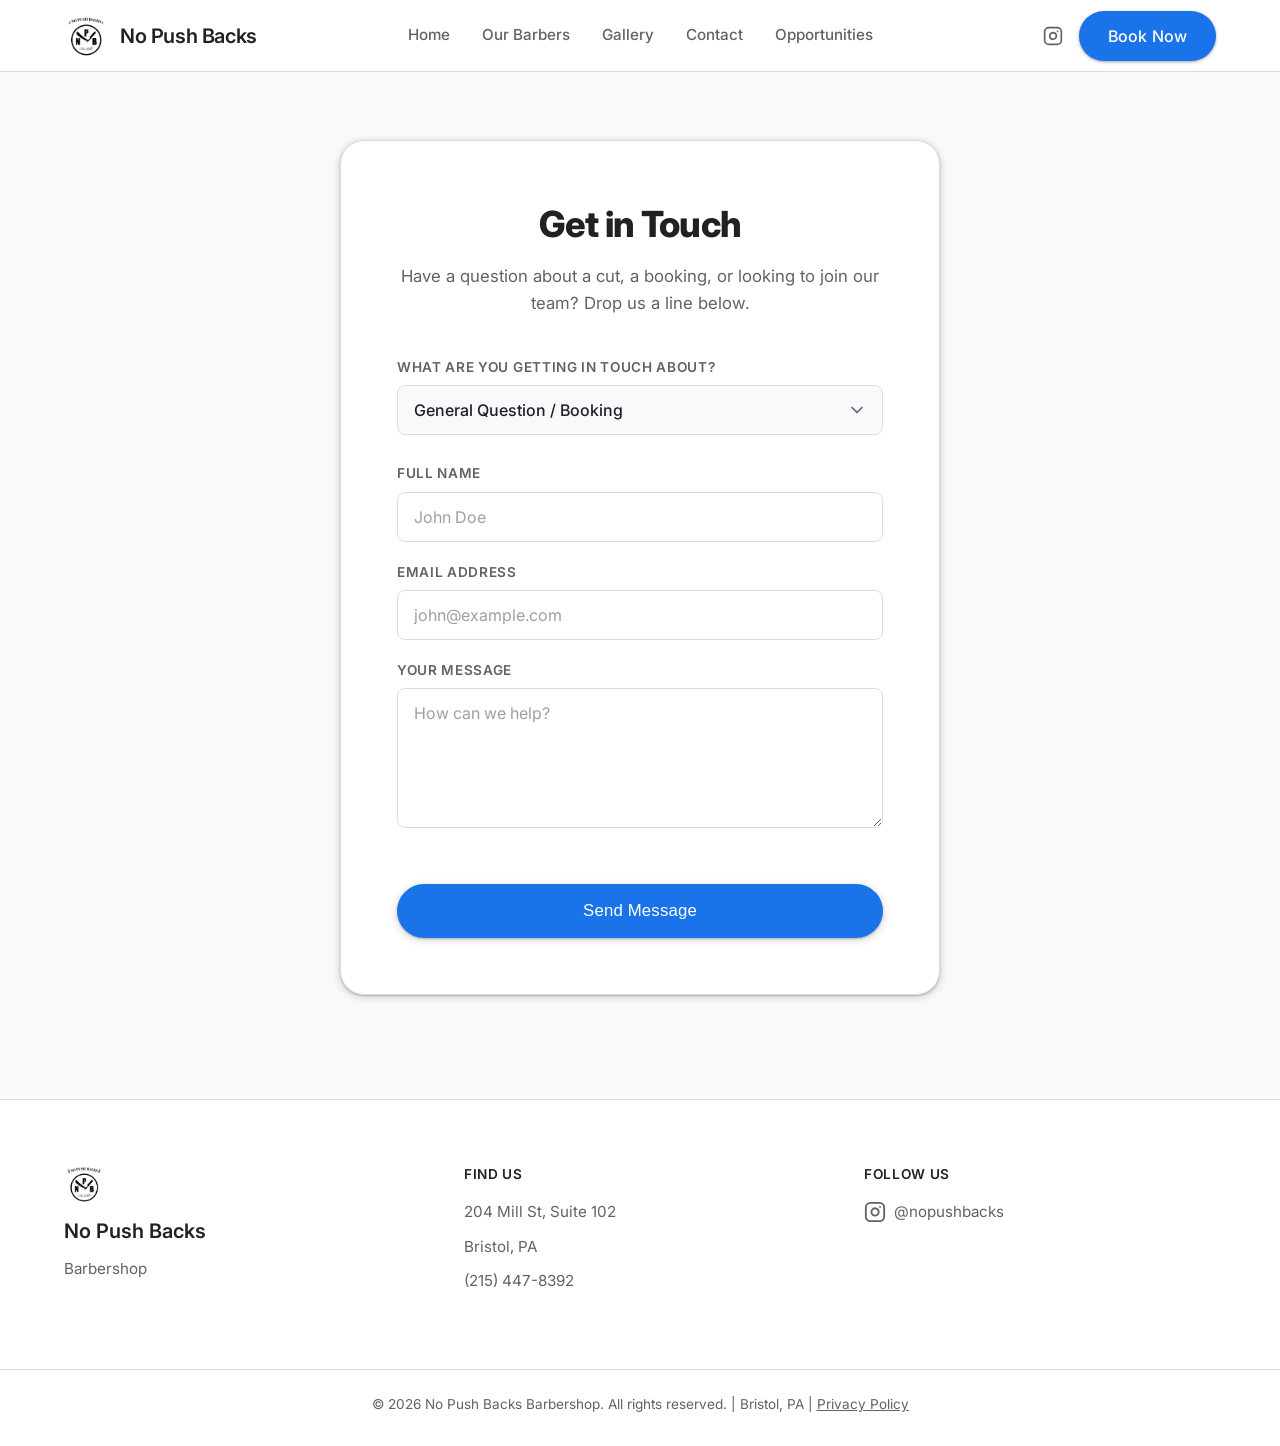
<file: contact.html>
﻿<!DOCTYPE html>
<html lang="en">
<head>
    <meta charset="UTF-8">
    <meta name="viewport" content="width=device-width, initial-scale=1.0">
    <title>Contact | No Push Backs Barbershop - Best Barber Bristol PA</title>
    <meta name="description" content="Contact the best barbershop near you. No Push Backs Barbershop in Bristol, PA (near Philly) is taking appointments. Reach out to join the team or book a cut.">
    <link rel="icon" type="image/png" href="favicon.png">
    <link rel="preconnect" href="https://fonts.googleapis.com">
    <link rel="preconnect" href="https://fonts.gstatic.com" crossorigin>
    <link href="https://fonts.googleapis.com/css2?family=Inter:wght@300;400;500;600;700;800&display=swap" rel="stylesheet">
    <link rel="stylesheet" href="css/style.css">
    <link rel="stylesheet" href="css/contact.css">

    <!-- Local Business SEO Schema Markup -->
    <script type="application/ld+json">
    {
      "@context": "https://schema.org",
      "@type": "Barbershop",
      "name": "No Push Backs Barbershop",
      "image": "https://raw.githubusercontent.com/jawnman/NPB/main/npb.jpg",
      "url": "https://no-push-backs.vercel.app/",
      "telephone": "+12154478392",
      "address": {
        "@type": "PostalAddress",
        "streetAddress": "204 Mill St, Suite 102",
        "addressLocality": "Bristol",
        "addressRegion": "PA",
        "postalCode": "19007",
        "addressCountry": "US"
    },
      "geo": {
        "@type": "GeoCoordinates",
        "latitude": "40.0984",
        "longitude": "-74.8516"
      },
      "openingHoursSpecification": [
        {
          "@type": "OpeningHoursSpecification",
          "dayOfWeek": ["Monday", "Tuesday", "Wednesday", "Thursday", "Friday", "Saturday"],
          "opens": "09:00",
          "closes": "20:00"
        }
      ],
      "areaServed": ["Bristol, PA", "Philadelphia, PA", "Bucks County, PA"],
      "priceRange": "$$",
      "sameAs": [
        "https://www.instagram.com/nopushbacks/"
      ]
    }
    </script>
</head>
<body>
    <header class="main-header">
        <div class="container header-content">
            <a href="index.html" class="logo" style="text-decoration: none; color: inherit; user-select: none; -webkit-user-select: none; outline: none; -webkit-tap-highlight-color: transparent; cursor: pointer;">
                <img src="npb.jpg" alt="No Push Backs Logo" class="logo-img">
                <div class="logo-text">
                    <h1 style="margin: 0;">No Push Backs</h1>
                </div>
            </a>
            <nav class="main-nav">
                <a href="index.html">Home</a>
                <a href="index.html#barbers">Our Barbers</a>
                <a href="gallery.html">Gallery</a>
                <a href="contact.html" class="nav-active">Contact</a>
                            <a href="opportunities.html">Opportunities</a>
            </nav>
            <div class="header-cta">
                <a href="https://www.instagram.com/nopushbacks/?hl=en" target="_blank" class="ig-btn" aria-label="Instagram">
                    <svg xmlns="http://www.w3.org/2000/svg" width="20" height="20" viewBox="0 0 24 24" fill="none" stroke="currentColor" stroke-width="2" stroke-linecap="round" stroke-linejoin="round"><rect x="2" y="2" width="20" height="20" rx="5" ry="5"></rect><path d="M16 11.37A4 4 0 1 1 12.63 8 4 4 0 0 1 16 11.37z"></path><line x1="17.5" y1="6.5" x2="17.51" y2="6.5"></line></svg>
                </a>
                <a href="index.html#barbers" class="btn btn-primary header-book-btn">Book Now</a>
            </div>
        </div>
    </header>

    <main class="contact-main">
        <div class="contact-container fade-in-section">
            <div class="contact-header">
                <h1>Get in Touch</h1>
                <p>Have a question about a cut, a booking, or looking to join our team? Drop us a line below.</p>
            </div>
            
            <!-- We use Web3Forms for absolutely free, secure static-site forms without backends. -->
            <form action="https://api.web3forms.com/submit" method="POST" class="contact-form">
                
                <!-- Replace this access key with yours from web3forms.com -->
                <input type="hidden" name="access_key" value="4d45abcb-7265-4682-b474-7f4f15f897a1">
                <div class="form-group" style="margin-bottom: 8px;">
                    <label for="subject">What are you getting in touch about?</label>
                    <div class="select-wrapper">
                        <select id="subject" name="subject" class="form-control custom-select" required>
                            <option value="General Inquiry / Booking">General Question / Booking</option>
                            <option value="Employment: Want to work with us?">Looking to join the team (Employment)</option>
                            <option value="Other Inquiry">Other</option>
                        </select>
                        <div class="select-icon">
                            <svg xmlns="http://www.w3.org/2000/svg" width="20" height="20" viewBox="0 0 24 24" fill="none" stroke="currentColor" stroke-width="2" stroke-linecap="round" stroke-linejoin="round"><polyline points="6 9 12 15 18 9"></polyline></svg>
                        </div>
                    </div>
                </div>
                
                <div class="form-group">
                    <label for="name">Full Name</label>
                    <input type="text" id="name" name="name" class="form-control" placeholder="John Doe" required>
                </div>
                
                <div class="form-group">
                    <label for="email">Email Address</label>
                    <input type="email" id="email" name="email" class="form-control" placeholder="john@example.com" required>
                </div>
                
                <div class="form-group">
                    <label for="message">Your Message</label>
                    <textarea id="message" name="message" class="form-control" placeholder="How can we help?" required></textarea>
                </div>
                
                <!-- Optional: Web3Forms redirects to a success page natively, or you can add a redirect token here -->
                <div class="h-captcha" data-captcha="true"></div>
                <button type="submit" class="btn btn-primary submit-btn">Send Message</button>
            </form>
        </div>
    </main>

    <footer>
        <div class="container footer-content">
            <div class="footer-brand"><img src="npb.jpg" alt="No Push Backs Logo" class="footer-logo"><h3>No Push Backs</h3><p>Barbershop</p></div>
            <div class="footer-contact"><h4>Find Us</h4><p>204 Mill St, Suite 102</p><p>Bristol, PA</p><a href="tel:2154478392">(215) 447-8392</a></div>
            <div class="footer-social"><h4>Follow Us</h4><a href="https://www.instagram.com/nopushbacks/?hl=en" target="_blank" class="footer-ig"><svg xmlns="http://www.w3.org/2000/svg" width="22" height="22" viewBox="0 0 24 24" fill="none" stroke="currentColor" stroke-width="2" stroke-linecap="round" stroke-linejoin="round"><rect x="2" y="2" width="20" height="20" rx="5" ry="5"></rect><path d="M16 11.37A4 4 0 1 1 12.63 8 4 4 0 0 1 16 11.37z"></path><line x1="17.5" y1="6.5" x2="17.51" y2="6.5"></line></svg> @nopushbacks</a></div>
        </div>
        <div class="footer-bottom"><p>&copy; 2026 No Push Backs Barbershop. All rights reserved. | Bristol, PA | <a href="privacy.html" style="color: var(--text-secondary); text-decoration: underline;">Privacy Policy</a></p></div>
    </footer>
    <script src="https://web3forms.com/client/script.js" async defer></script>
    <script src="js/script.js"></script>
</body>
</html>
</file>
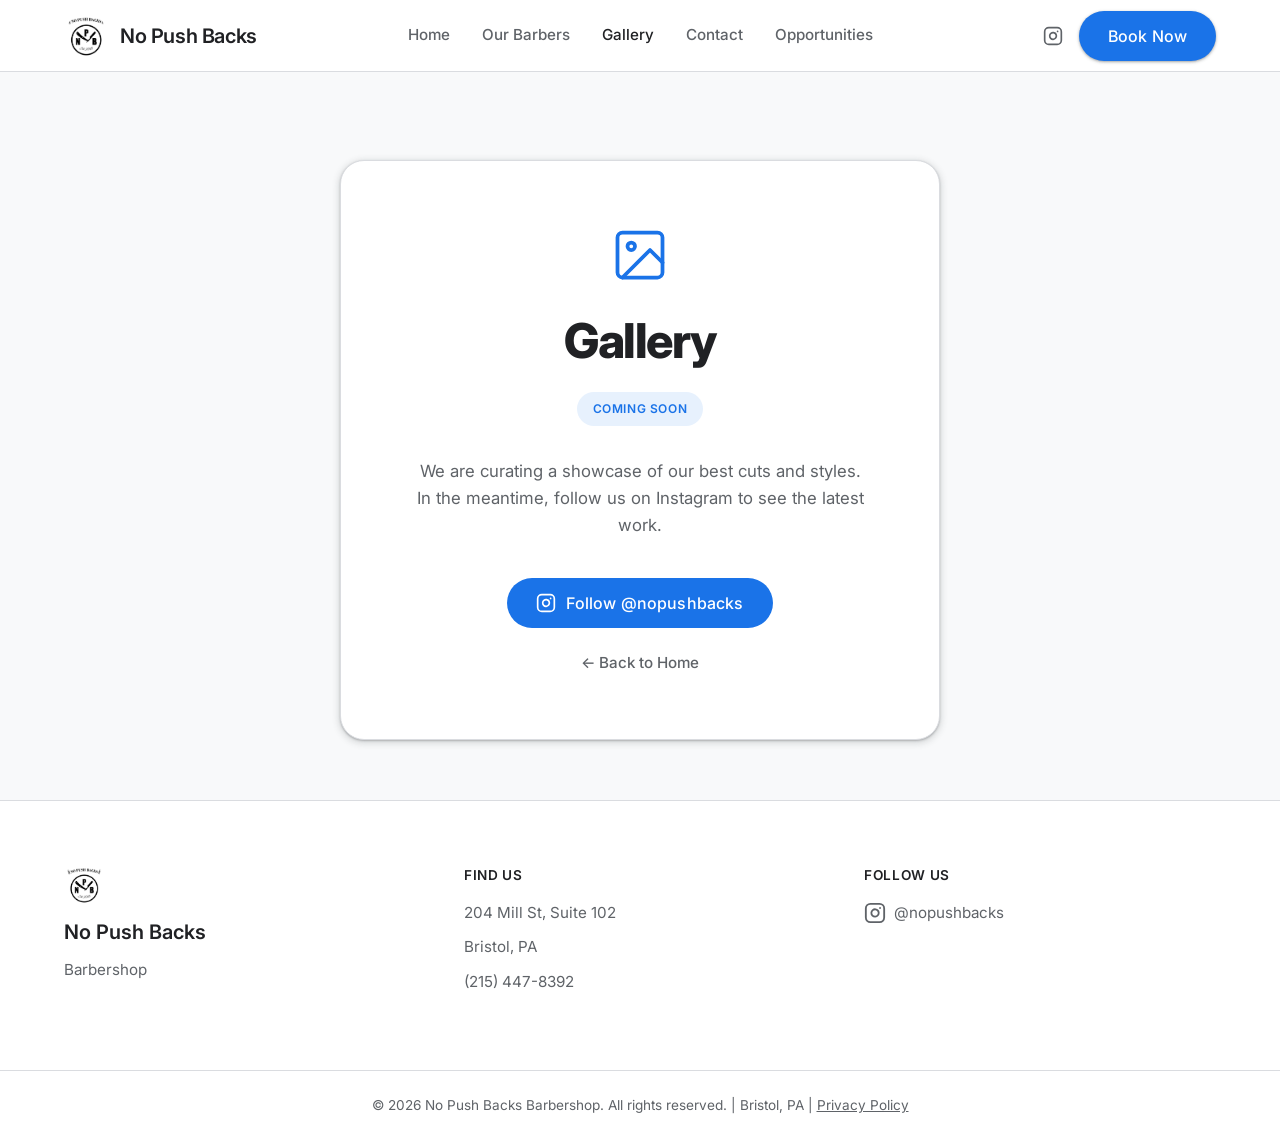
<file: gallery.html>
﻿<!DOCTYPE html>
<html lang="en">
<head>
    <meta charset="UTF-8">
    <meta name="viewport" content="width=device-width, initial-scale=1.0">
    <title>Gallery | Precision Haircuts - No Push Backs Barbershop Philly</title>
    <link rel="icon" type="image/png" href="favicon.png">
    <meta name="description" content="View the portfolio and gallery of the best haircuts and fades by No Push Backs Barbershop in Bristol, PA. Top choice for a barber near you.">
    <link rel="preconnect" href="https://fonts.googleapis.com">
    <link rel="preconnect" href="https://fonts.gstatic.com" crossorigin>
    <link href="https://fonts.googleapis.com/css2?family=Inter:wght@300;400;500;600;700;800&display=swap" rel="stylesheet">
    <link rel="stylesheet" href="css/style.css">
    <link rel="stylesheet" href="css/gallery.css">

    <!-- Local Business SEO Schema Markup -->
    <script type="application/ld+json">
    {
      "@context": "https://schema.org",
      "@type": "Barbershop",
      "name": "No Push Backs Barbershop",
      "image": "https://raw.githubusercontent.com/jawnman/NPB/main/npb.jpg",
      "url": "https://no-push-backs.vercel.app/",
      "telephone": "+12154478392",
      "address": {
        "@type": "PostalAddress",
        "streetAddress": "204 Mill St, Suite 102",
        "addressLocality": "Bristol",
        "addressRegion": "PA",
        "postalCode": "19007",
        "addressCountry": "US"
    },
      "geo": {
        "@type": "GeoCoordinates",
        "latitude": "40.0984",
        "longitude": "-74.8516"
      },
      "openingHoursSpecification": [
        {
          "@type": "OpeningHoursSpecification",
          "dayOfWeek": ["Monday", "Tuesday", "Wednesday", "Thursday", "Friday", "Saturday"],
          "opens": "09:00",
          "closes": "20:00"
        }
      ],
      "areaServed": ["Bristol, PA", "Philadelphia, PA", "Bucks County, PA"],
      "priceRange": "$$",
      "sameAs": [
        "https://www.instagram.com/nopushbacks/"
      ]
    }
    </script>
</head>
<body>
    <header class="main-header">
        <div class="container header-content">
            <a href="index.html" class="logo" style="text-decoration: none; color: inherit; user-select: none; -webkit-user-select: none; outline: none; -webkit-tap-highlight-color: transparent; cursor: pointer;">
                <img src="npb.jpg" alt="No Push Backs Logo" class="logo-img">
                <div class="logo-text">
                    <h1 style="margin: 0;">No Push Backs</h1>
                </div>
            </a>
            <nav class="main-nav">
                <a href="index.html">Home</a>
                <a href="index.html#barbers">Our Barbers</a>
                <a href="gallery.html" class="nav-active">Gallery</a>
                <a href="contact.html">Contact</a>
                            <a href="opportunities.html">Opportunities</a>
            </nav>
            <div class="header-cta">
                <a href="https://www.instagram.com/nopushbacks/?hl=en" target="_blank" class="ig-btn" aria-label="Instagram">
                    <svg xmlns="http://www.w3.org/2000/svg" width="20" height="20" viewBox="0 0 24 24" fill="none" stroke="currentColor" stroke-width="2" stroke-linecap="round" stroke-linejoin="round"><rect x="2" y="2" width="20" height="20" rx="5" ry="5"></rect><path d="M16 11.37A4 4 0 1 1 12.63 8 4 4 0 0 1 16 11.37z"></path><line x1="17.5" y1="6.5" x2="17.51" y2="6.5"></line></svg>
                </a>
                <a href="index.html#barbers" class="btn btn-primary header-book-btn">Book Now</a>
            </div>
        </div>
    </header>
    <main class="gallery-main">
        <div class="coming-soon-wrapper">
            <div class="coming-soon-box">
                <div class="cs-icon"><svg xmlns="http://www.w3.org/2000/svg" width="60" height="60" viewBox="0 0 24 24" fill="none" stroke="currentColor" stroke-width="1.5" stroke-linecap="round" stroke-linejoin="round"><rect x="3" y="3" width="18" height="18" rx="2" ry="2"></rect><circle cx="8.5" cy="8.5" r="1.5"></circle><polyline points="21 15 16 10 5 21"></polyline></svg></div>
                <h1 class="cs-title">Gallery</h1>
                <div class="cs-badge">Coming Soon</div>
                <p class="cs-desc">We are curating a showcase of our best cuts and styles.<br>In the meantime, follow us on Instagram to see the latest work.</p>
                <a href="https://www.instagram.com/nopushbacks/?hl=en" target="_blank" class="btn btn-primary cs-btn"><svg xmlns="http://www.w3.org/2000/svg" width="20" height="20" viewBox="0 0 24 24" fill="none" stroke="currentColor" stroke-width="2" stroke-linecap="round" stroke-linejoin="round"><rect x="2" y="2" width="20" height="20" rx="5" ry="5"></rect><path d="M16 11.37A4 4 0 1 1 12.63 8 4 4 0 0 1 16 11.37z"></path><line x1="17.5" y1="6.5" x2="17.51" y2="6.5"></line></svg> Follow @nopushbacks</a>
                <a href="index.html" class="cs-back-link">&larr; Back to Home</a>
            </div>
        </div>
    </main>
    <footer>
        <div class="container footer-content">
            <div class="footer-brand"><img src="npb.jpg" alt="No Push Backs Logo" class="footer-logo"><h3>No Push Backs</h3><p>Barbershop</p></div>
            <div class="footer-contact"><h4>Find Us</h4><p>204 Mill St, Suite 102</p><p>Bristol, PA</p><a href="tel:2154478392">(215) 447-8392</a></div>
            <div class="footer-social"><h4>Follow Us</h4><a href="https://www.instagram.com/nopushbacks/?hl=en" target="_blank" class="footer-ig"><svg xmlns="http://www.w3.org/2000/svg" width="22" height="22" viewBox="0 0 24 24" fill="none" stroke="currentColor" stroke-width="2" stroke-linecap="round" stroke-linejoin="round"><rect x="2" y="2" width="20" height="20" rx="5" ry="5"></rect><path d="M16 11.37A4 4 0 1 1 12.63 8 4 4 0 0 1 16 11.37z"></path><line x1="17.5" y1="6.5" x2="17.51" y2="6.5"></line></svg> @nopushbacks</a></div>
        </div>
        <div class="footer-bottom"><p>&copy; 2026 No Push Backs Barbershop. All rights reserved. | Bristol, PA | <a href="privacy.html" style="color: var(--text-secondary); text-decoration: underline;">Privacy Policy</a></p></div>
    </footer>
    <script src="js/script.js"></script>
</body>
</html>
</file>
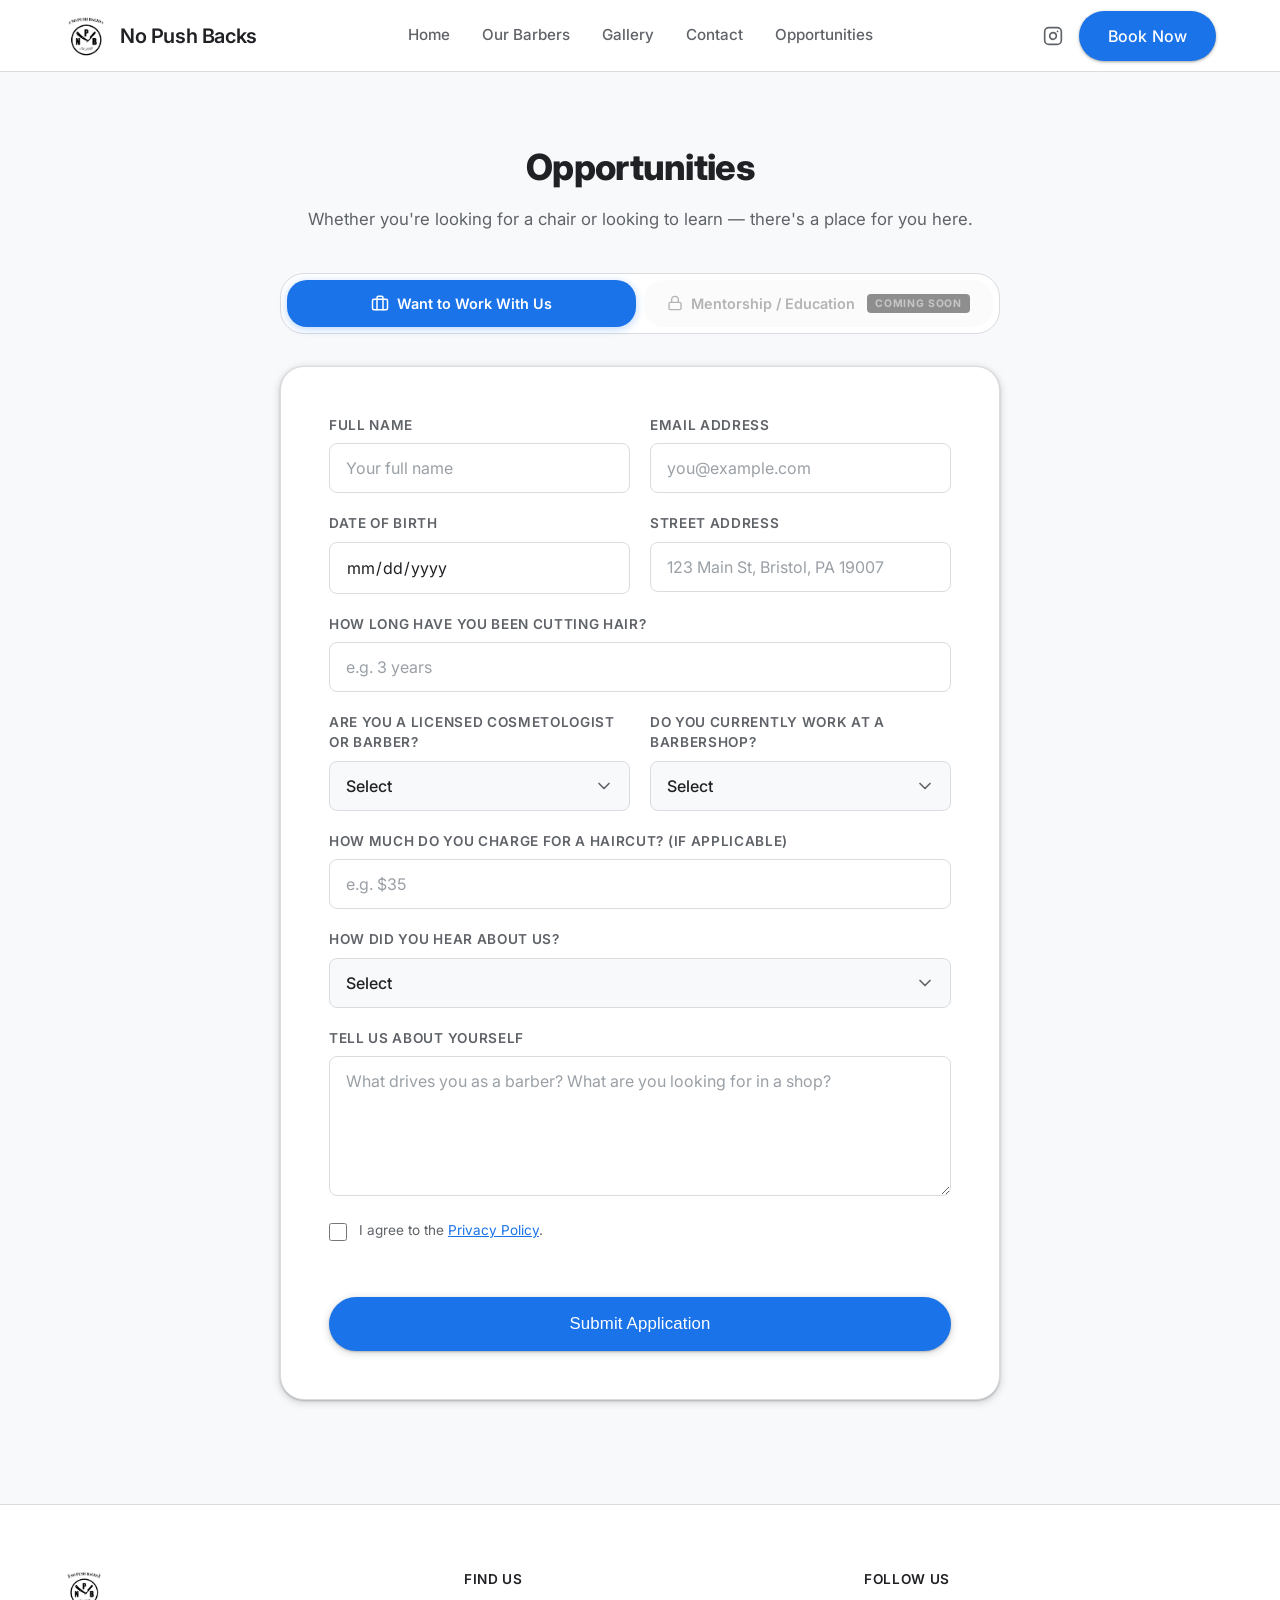
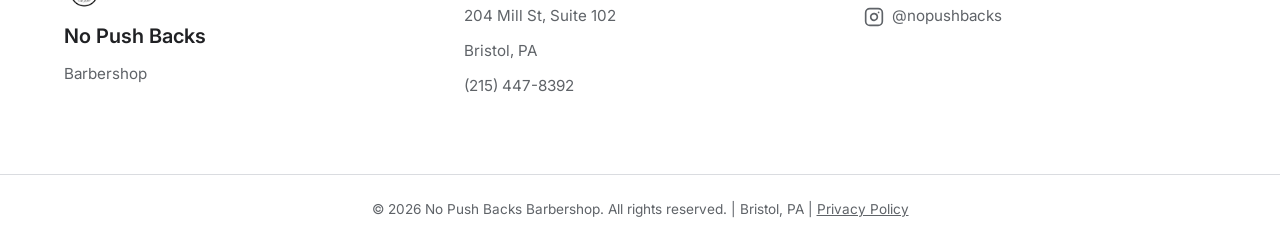
<file: opportunities.html>
<!DOCTYPE html>
<html lang="en">
<head>
    <meta charset="UTF-8">
    <meta name="viewport" content="width=device-width, initial-scale=1.0">
    <title>Opportunities | No Push Backs Barbershop - Careers &amp; Mentorship</title>
    <meta name="description" content="Join the No Push Backs Barbershop team in Bristol, PA. Apply for a chair, explore mentorship opportunities, and be part of the next generation of barbers.">
    <link rel="icon" type="image/png" href="favicon.png">
    <link rel="preconnect" href="https://fonts.googleapis.com">
    <link rel="preconnect" href="https://fonts.gstatic.com" crossorigin>
    <link href="https://fonts.googleapis.com/css2?family=Inter:wght@300;400;500;600;700;800&amp;display=swap" rel="stylesheet">
    <link rel="stylesheet" href="css/style.css">
    <link rel="stylesheet" href="css/opportunities.css">
    <script src="https://challenges.cloudflare.com/turnstile/v0/api.js" async defer></script>

    <script type="application/ld+json">
    {
      "@context": "https://schema.org",
      "@type": "Barbershop",
      "name": "No Push Backs Barbershop",
      "url": "https://nopushbacks.com/",
      "telephone": "+12154478392",
      "address": {
        "@type": "PostalAddress",
        "streetAddress": "204 Mill St, Suite 102",
        "addressLocality": "Bristol",
        "addressRegion": "PA",
        "postalCode": "19007",
        "addressCountry": "US"
      }
    }
    </script>
</head>
<body>
    <header class="main-header">
        <div class="container header-content">
            <a href="index.html" class="logo" style="text-decoration: none; color: inherit; user-select: none; -webkit-user-select: none; outline: none; -webkit-tap-highlight-color: transparent; cursor: pointer;">
                <img src="npb.jpg" alt="No Push Backs Logo" class="logo-img">
                <div class="logo-text">
                    <h1 style="margin: 0;">No Push Backs</h1>
                </div>
            </a>
            <nav class="main-nav">
                <a href="index.html">Home</a>
                <a href="index.html#barbers">Our Barbers</a>
                <a href="gallery.html">Gallery</a>
                <a href="contact.html">Contact</a>
                <a href="opportunities.html" class="nav-active">Opportunities</a>
            </nav>
            <div class="header-cta">
                <a href="https://www.instagram.com/nopushbacks/?hl=en" target="_blank" class="ig-btn" aria-label="Instagram">
                    <svg xmlns="http://www.w3.org/2000/svg" width="20" height="20" viewBox="0 0 24 24" fill="none" stroke="currentColor" stroke-width="2" stroke-linecap="round" stroke-linejoin="round"><rect x="2" y="2" width="20" height="20" rx="5" ry="5"></rect><path d="M16 11.37A4 4 0 1 1 12.63 8 4 4 0 0 1 16 11.37z"></path><line x1="17.5" y1="6.5" x2="17.51" y2="6.5"></line></svg>
                </a>
                <a href="index.html#barbers" class="btn btn-primary header-book-btn">Book Now</a>
            </div>
        </div>
    </header>

    <main class="opportunities-main">
        <div class="opportunities-container">
            <div class="opportunities-header">
                <h1>Opportunities</h1>
                <p>Whether you're looking for a chair or looking to learn &mdash; there's a place for you here.</p>
            </div>

            <div class="opp-tabs">
                <button class="opp-tab active" data-tab="careers" id="tab-careers">
                    <svg xmlns="http://www.w3.org/2000/svg" width="18" height="18" viewBox="0 0 24 24" fill="none" stroke="currentColor" stroke-width="2" stroke-linecap="round" stroke-linejoin="round"><rect x="2" y="7" width="20" height="14" rx="2" ry="2"></rect><path d="M16 21V5a2 2 0 0 0-2-2h-4a2 2 0 0 0-2 2v16"></path></svg>
                    Want to Work With Us
                </button>
                <button class="opp-tab opp-tab-disabled" data-tab="mentorship" id="tab-mentorship" disabled>
                    <svg xmlns="http://www.w3.org/2000/svg" width="16" height="16" viewBox="0 0 24 24" fill="none" stroke="currentColor" stroke-width="2" stroke-linecap="round" stroke-linejoin="round"><rect x="3" y="11" width="18" height="11" rx="2" ry="2"></rect><path d="M7 11V7a5 5 0 0 1 10 0v4"></path></svg>
                    Mentorship / Education
                    <span class="tab-badge">Coming Soon</span>
                </button>
            </div>

            <!-- Tab 1: Careers -->
            <div class="opp-panel active" id="panel-careers">
                <form action="https://api.web3forms.com/submit" method="POST" class="careers-form" id="careers-form">

                    <div class="form-row">
                        <div class="form-group">
                            <label for="career-name">Full Name</label>
                            <input type="text" id="career-name" name="Full Name" class="form-control" placeholder="Your full name" required>
                        </div>
                        <div class="form-group">
                            <label for="career-email">Email Address</label>
                            <input type="email" id="career-email" name="Email Address" class="form-control" placeholder="you@example.com" required>
                        </div>
                    </div>

                    <div class="form-row">
                        <div class="form-group">
                            <label for="career-dob">Date of Birth</label>
                            <input type="date" id="career-dob" name="Date of Birth" class="form-control" required>
                        </div>
                        <div class="form-group">
                            <label for="career-address">Street Address</label>
                            <input type="text" id="career-address" name="Address" class="form-control" placeholder="123 Main St, Bristol, PA 19007" required>
                        </div>
                    </div>

                    <div class="form-group">
                        <label for="career-experience">How long have you been cutting hair?</label>
                        <input type="text" id="career-experience" name="Experience" class="form-control" placeholder="e.g. 3 years" required>
                    </div>

                    <div class="form-row">
                        <div class="form-group">
                            <label for="career-licensed">Are you a licensed cosmetologist or barber?</label>
                            <div class="select-wrapper">
                                <select id="career-licensed" name="Licensed" class="form-control custom-select" required>
                                    <option value="" disabled selected>Select</option>
                                    <option value="Yes">Yes</option>
                                    <option value="No">No</option>
                                </select>
                                <div class="select-icon">
                                    <svg xmlns="http://www.w3.org/2000/svg" width="20" height="20" viewBox="0 0 24 24" fill="none" stroke="currentColor" stroke-width="2" stroke-linecap="round" stroke-linejoin="round"><polyline points="6 9 12 15 18 9"></polyline></svg>
                                </div>
                            </div>
                        </div>
                        <div class="form-group">
                            <label for="career-current">Do you currently work at a barbershop?</label>
                            <div class="select-wrapper">
                                <select id="career-current" name="Currently Working" class="form-control custom-select" required>
                                    <option value="" disabled selected>Select</option>
                                    <option value="Yes">Yes</option>
                                    <option value="No">No</option>
                                </select>
                                <div class="select-icon">
                                    <svg xmlns="http://www.w3.org/2000/svg" width="20" height="20" viewBox="0 0 24 24" fill="none" stroke="currentColor" stroke-width="2" stroke-linecap="round" stroke-linejoin="round"><polyline points="6 9 12 15 18 9"></polyline></svg>
                                </div>
                            </div>
                        </div>
                    </div>

                    <div class="form-group">
                        <label for="career-price">How much do you charge for a haircut? (if applicable)</label>
                        <input type="text" id="career-price" name="Haircut Price" class="form-control" placeholder="e.g. $35">
                    </div>

<div class="form-group">
                        <label for="career-hear">How did you hear about us?</label>
                        <div class="select-wrapper">
                            <select id="career-hear" name="How Did You Hear" class="form-control custom-select" required>
                                <option value="" disabled selected>Select</option>
                                <option value="Instagram">Instagram</option>
                                <option value="Google Search">Google Search</option>
                                <option value="Friend or Family">Friend or Family</option>
                                <option value="Walk-in / Drove By">Walk-in / Drove By</option>
                                <option value="Another Barber">Another Barber</option>
                                <option value="Other">Other</option>
                            </select>
                            <div class="select-icon">
                                <svg xmlns="http://www.w3.org/2000/svg" width="20" height="20" viewBox="0 0 24 24" fill="none" stroke="currentColor" stroke-width="2" stroke-linecap="round" stroke-linejoin="round"><polyline points="6 9 12 15 18 9"></polyline></svg>
                            </div>
                        </div>
                    </div>

                    <div class="form-group">
                        <label for="career-about">Tell us about yourself</label>
                        <textarea id="career-about" name="About" class="form-control" placeholder="What drives you as a barber? What are you looking for in a shop?" required></textarea>
                    </div>

                    <div class="form-group consent-group">
                        <label class="consent-label">
                            <input type="checkbox" id="privacy-consent" name="Privacy Consent" required>
                            <span>I agree to the <a href="privacy.html" target="_blank">Privacy Policy</a>.</span>
                        </label>
                    </div>

                    <div class="captcha-wrapper">
                        <div class="cf-turnstile" data-sitekey="0x4AAAAAACz1DqW2N5RaecbY" data-theme="dark"></div>
                    </div>
                    <button type="submit" class="btn btn-primary submit-btn" id="career-submit-btn">Submit Application</button>
                </form>

                <div class="form-success" id="form-success" style="display: none;">
                    <div class="success-icon">
                        <svg xmlns="http://www.w3.org/2000/svg" width="48" height="48" viewBox="0 0 24 24" fill="none" stroke="currentColor" stroke-width="2" stroke-linecap="round" stroke-linejoin="round"><path d="M22 11.08V12a10 10 0 1 1-5.93-9.14"></path><polyline points="22 4 12 14.01 9 11.01"></polyline></svg>
                    </div>
                    <h2>Application Sent</h2>
                    <p>We've received your application. Someone from the team will be in touch soon.</p>
                </div>
            </div>

            <!-- Tab 2: Mentorship -->
            <div class="opp-panel" id="panel-mentorship">
                <div class="mentorship-content">
                    <div class="mentorship-icon">
                        <svg xmlns="http://www.w3.org/2000/svg" width="56" height="56" viewBox="0 0 24 24" fill="none" stroke="currentColor" stroke-width="1.5" stroke-linecap="round" stroke-linejoin="round"><path d="M2 3h6a4 4 0 0 1 4 4v14a3 3 0 0 0-3-3H2z"></path><path d="M22 3h-6a4 4 0 0 0-4 4v14a3 3 0 0 1 3-3h7z"></path></svg>
                    </div>
                    <h2>Mentorship &amp; Education</h2>
                    <p>We're building something for the next generation of barbers. Stay tuned.</p>
                    <button class="btn btn-disabled" disabled aria-disabled="true">Coming Soon</button>
                </div>
            </div>
        </div>
    </main>

    <footer>
        <div class="container footer-content">
            <div class="footer-brand">
                <img src="npb.jpg" alt="No Push Backs Logo" class="footer-logo">
                <h3>No Push Backs</h3>
                <p>Barbershop</p>
            </div>
            <div class="footer-contact">
                <h4>Find Us</h4>
                <a href="https://maps.google.com/?q=204+Mill+St+Suite+102,+Bristol,+PA+19007" target="_blank" style="text-decoration:none;color:inherit;" class="map-link"><p>204 Mill St, Suite 102</p>
                <p>Bristol, PA</p></a>
                <a href="tel:2154478392">(215) 447-8392</a>
            </div>
            <div class="footer-social">
                <h4>Follow Us</h4>
                <a href="https://www.instagram.com/nopushbacks/?hl=en" target="_blank" class="footer-ig"><svg xmlns="http://www.w3.org/2000/svg" width="20" height="20" viewBox="0 0 24 24" fill="none" stroke="currentColor" stroke-width="2" stroke-linecap="round" stroke-linejoin="round"><rect x="2" y="2" width="20" height="20" rx="5" ry="5"></rect><path d="M16 11.37A4 4 0 1 1 12.63 8 4 4 0 0 1 16 11.37z"></path><line x1="17.5" y1="6.5" x2="17.51" y2="6.5"></line></svg> @nopushbacks</a>
            </div>
        </div>
        <div class="footer-bottom">
            <p>&copy; 2026 No Push Backs Barbershop. All rights reserved. | Bristol, PA | <a href="privacy.html" style="color: var(--text-secondary); text-decoration: underline;">Privacy Policy</a></p>
        </div>
    </footer>

    <script src="js/script.js"></script>
    <script>
    // Tab switching
    document.querySelectorAll('.opp-tab').forEach(function(tab) {
        tab.addEventListener('click', function() {
            var targetId = this.dataset.tab;
            document.querySelectorAll('.opp-tab').forEach(function(t) { t.classList.remove('active'); });
            this.classList.add('active');
            document.querySelectorAll('.opp-panel').forEach(function(p) { p.classList.remove('active'); });
            document.getElementById('panel-' + targetId).classList.add('active');
        });
    });

    // Sync reply-to email
    var emailInput = document.getElementById('career-email');
    var replyField = document.getElementById('reply-email');
    if (emailInput && replyField) {
        emailInput.addEventListener('input', function() { replyField.value = this.value; });
    }

    // Handle form submission via Resend API
    var form = document.getElementById('careers-form');
    var successDiv = document.getElementById('form-success');
    if (form) {
        form.addEventListener('submit', function(e) {
            e.preventDefault();
            var btn = document.getElementById('career-submit-btn');
            btn.textContent = 'Submitting...';
            btn.disabled = true;

            var formData = new FormData(form);
            var payload = {
                fullName: formData.get('Full Name'),
                email: formData.get('Email Address'),
                dob: formData.get('Date of Birth'),
                address: formData.get('Address'),
                experience: formData.get('Experience'),
                licensed: formData.get('Licensed'),
                currentlyWorking: formData.get('Currently Working'),
                haircutPrice: formData.get('Haircut Price'),
                about: formData.get('About'),
                hearAbout: formData.get('How Did You Hear')
            };

            // Check captcha
            var turnstileResponse = document.querySelector('[name="cf-turnstile-response"]');
            if (!turnstileResponse || !turnstileResponse.value) {
                btn.textContent = 'Please complete the captcha';
                btn.disabled = false;
                return;
            }
            payload.captchaToken = turnstileResponse.value;

            fetch('/api/apply', {
                method: 'POST',
                headers: { 'Content-Type': 'application/json' },
                body: JSON.stringify(payload)
            })
            .then(function(res) { return res.json(); })
            .then(function(data) {
                if (data.success) {
                    form.style.display = 'none';
                    successDiv.style.display = 'flex';
                } else {
                    btn.textContent = 'Something went wrong - try again';
                    btn.disabled = false;
                }
            })
            .catch(function() {
                btn.textContent = 'Something went wrong - try again';
                btn.disabled = false;
            });
        });
    }
    </script>
</body>
</html>
</file>
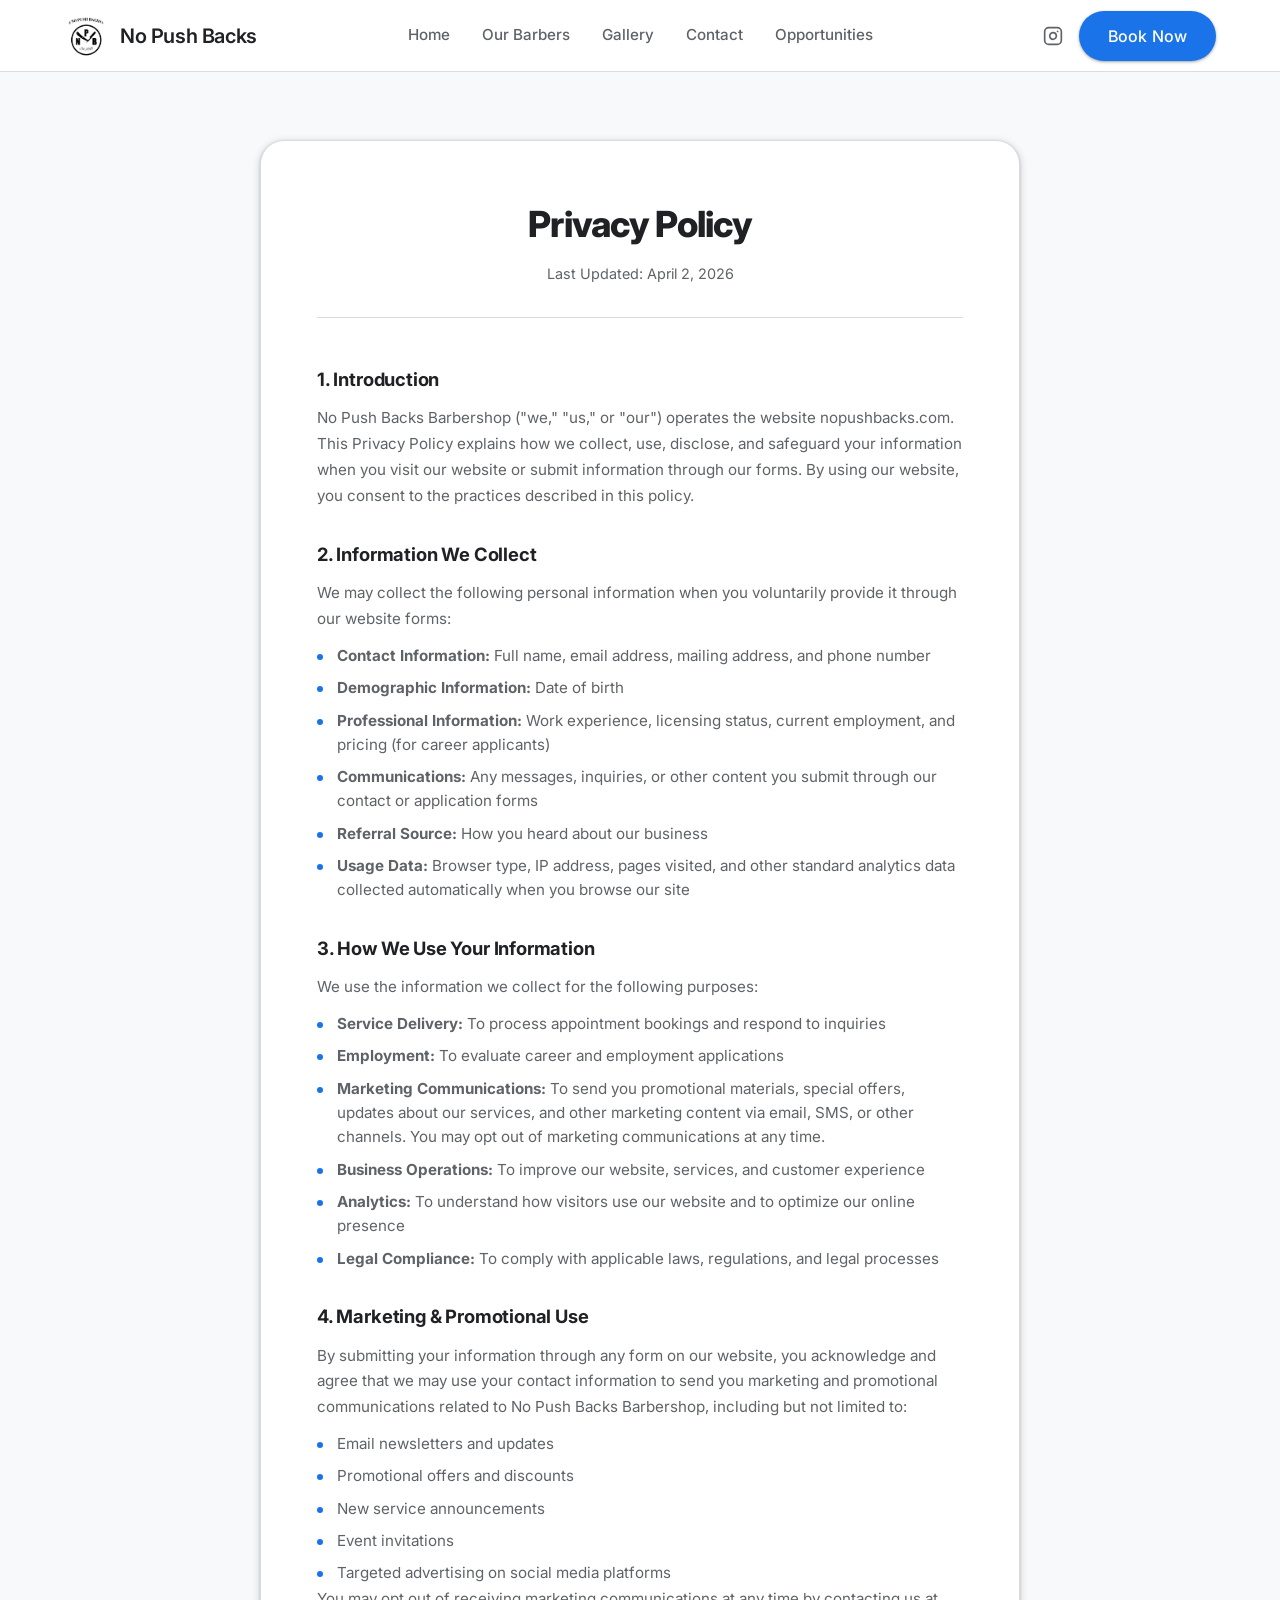
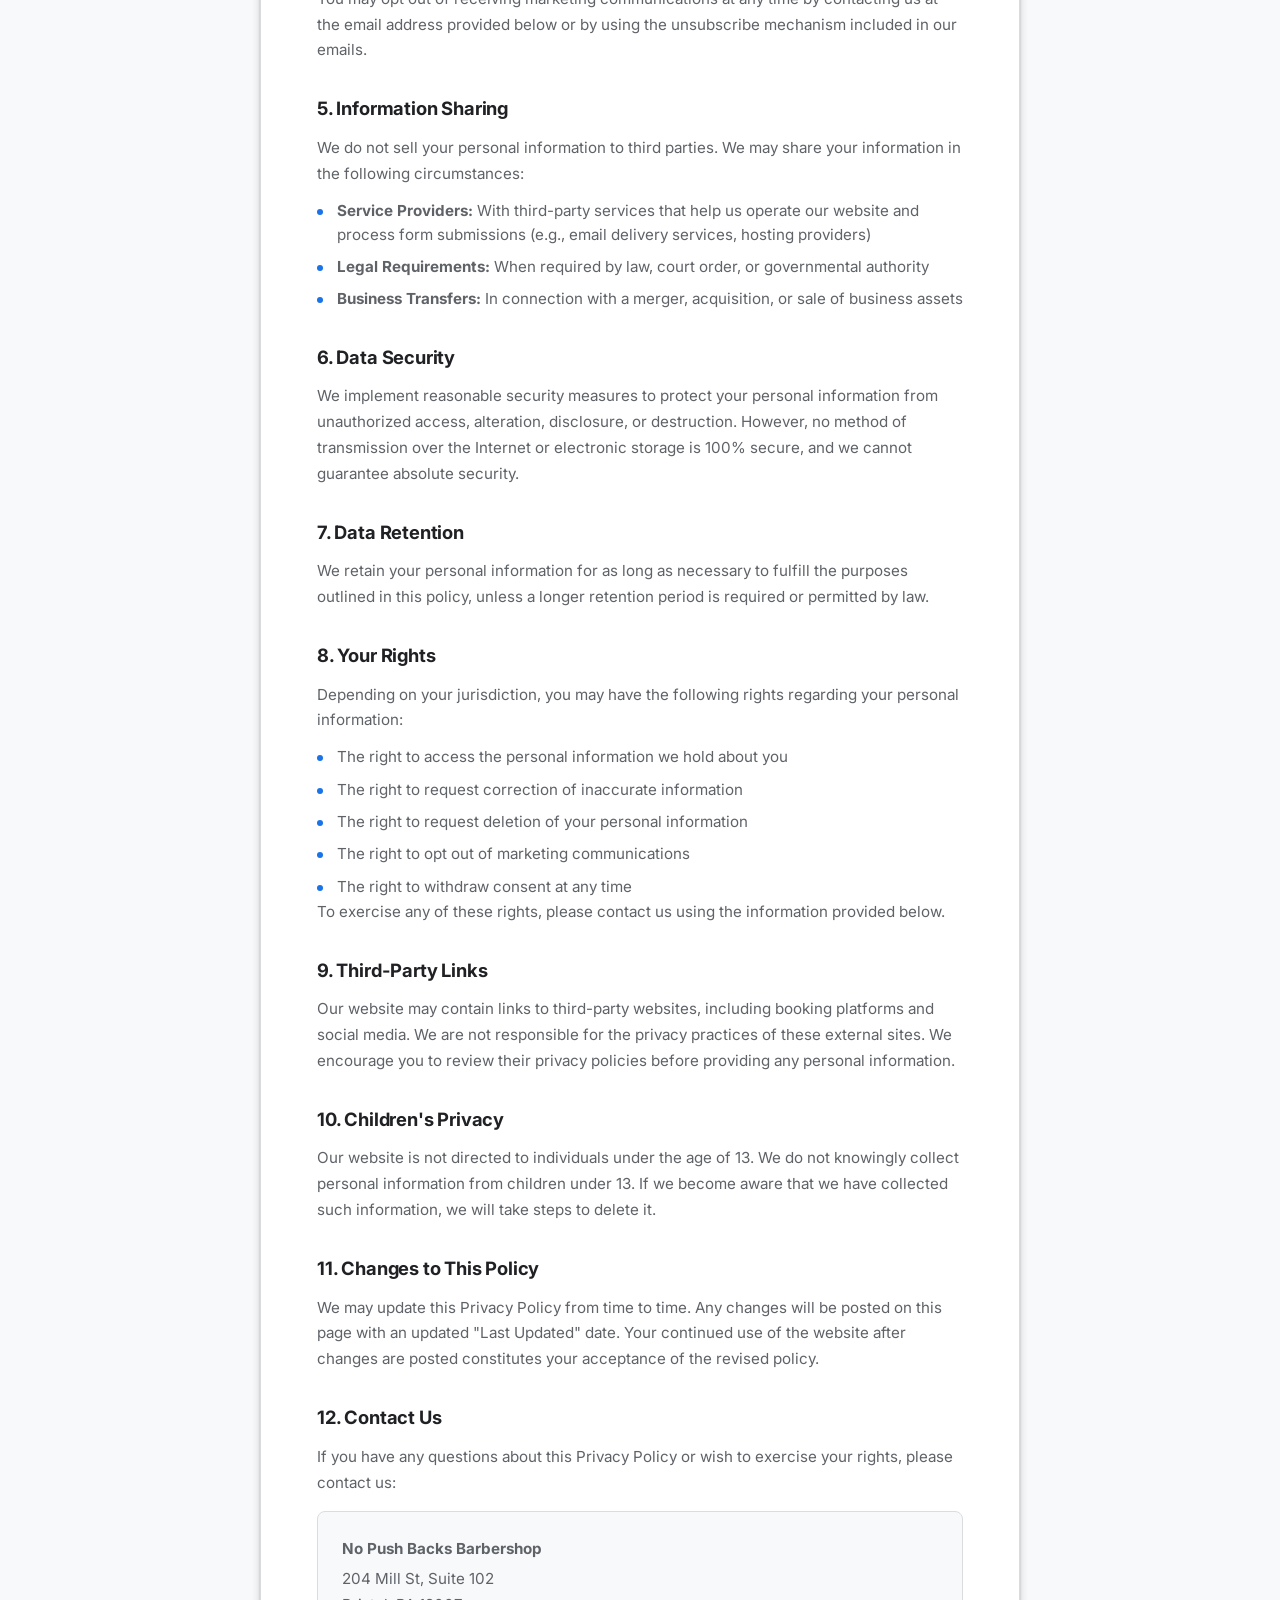
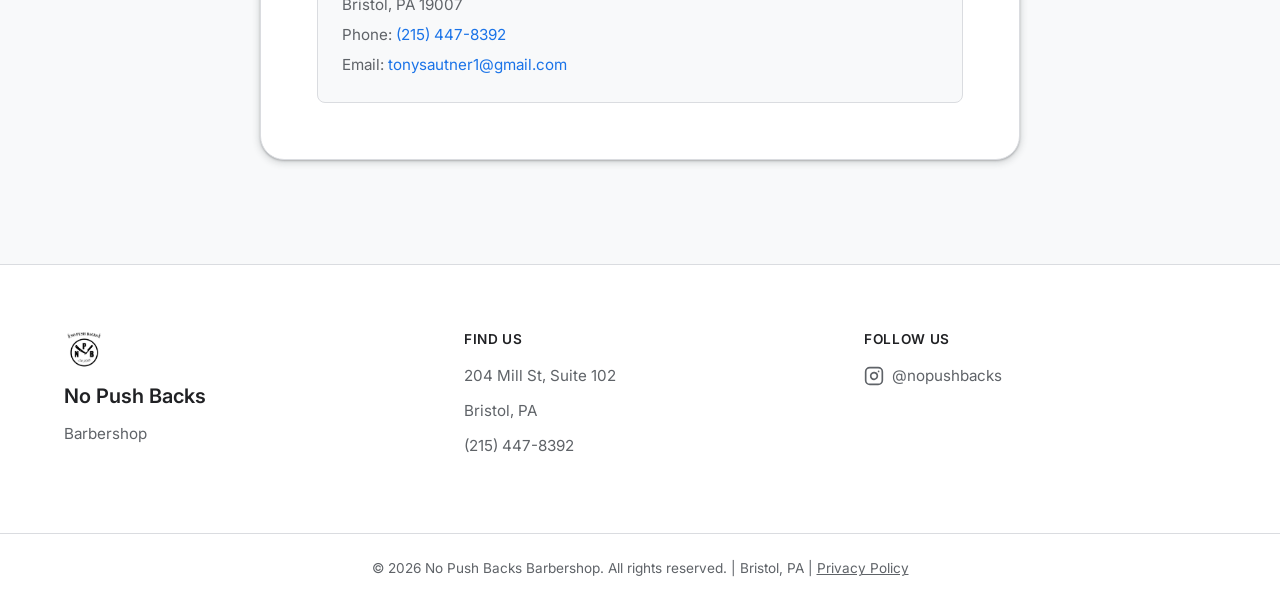
<file: privacy.html>
<!DOCTYPE html>
<html lang="en">
<head>
    <meta charset="UTF-8">
    <meta name="viewport" content="width=device-width, initial-scale=1.0">
    <title>Privacy Policy | No Push Backs Barbershop</title>
    <meta name="description" content="Privacy Policy for No Push Backs Barbershop. Learn how we collect, use, and protect your personal information.">
    <link rel="icon" type="image/png" href="favicon.png">
    <link rel="preconnect" href="https://fonts.googleapis.com">
    <link rel="preconnect" href="https://fonts.gstatic.com" crossorigin>
    <link href="https://fonts.googleapis.com/css2?family=Inter:wght@300;400;500;600;700;800&amp;display=swap" rel="stylesheet">
    <link rel="stylesheet" href="css/style.css">
    <link rel="stylesheet" href="css/privacy.css">
</head>
<body>
    <header class="main-header">
        <div class="container header-content">
            <a href="index.html" class="logo" style="text-decoration: none; color: inherit; user-select: none; -webkit-user-select: none; outline: none; -webkit-tap-highlight-color: transparent; cursor: pointer;">
                <img src="npb.jpg" alt="No Push Backs Logo" class="logo-img">
                <div class="logo-text">
                    <h1 style="margin: 0;">No Push Backs</h1>
                </div>
            </a>
            <nav class="main-nav">
                <a href="index.html">Home</a>
                <a href="index.html#barbers">Our Barbers</a>
                <a href="gallery.html">Gallery</a>
                <a href="contact.html">Contact</a>
                <a href="opportunities.html">Opportunities</a>
            </nav>
            <div class="header-cta">
                <a href="https://www.instagram.com/nopushbacks/?hl=en" target="_blank" class="ig-btn" aria-label="Instagram">
                    <svg xmlns="http://www.w3.org/2000/svg" width="20" height="20" viewBox="0 0 24 24" fill="none" stroke="currentColor" stroke-width="2" stroke-linecap="round" stroke-linejoin="round"><rect x="2" y="2" width="20" height="20" rx="5" ry="5"></rect><path d="M16 11.37A4 4 0 1 1 12.63 8 4 4 0 0 1 16 11.37z"></path><line x1="17.5" y1="6.5" x2="17.51" y2="6.5"></line></svg>
                </a>
                <a href="index.html#barbers" class="btn btn-primary header-book-btn">Book Now</a>
            </div>
        </div>
    </header>

    <main class="privacy-main">
        <div class="privacy-container">
            <div class="privacy-header">
                <h1>Privacy Policy</h1>
                <p class="last-updated">Last Updated: April 2, 2026</p>
            </div>

            <div class="privacy-content">
                <section class="policy-section">
                    <h2>1. Introduction</h2>
                    <p>No Push Backs Barbershop ("we," "us," or "our") operates the website nopushbacks.com. This Privacy Policy explains how we collect, use, disclose, and safeguard your information when you visit our website or submit information through our forms. By using our website, you consent to the practices described in this policy.</p>
                </section>

                <section class="policy-section">
                    <h2>2. Information We Collect</h2>
                    <p>We may collect the following personal information when you voluntarily provide it through our website forms:</p>
                    <ul>
                        <li><strong>Contact Information:</strong> Full name, email address, mailing address, and phone number</li>
                        <li><strong>Demographic Information:</strong> Date of birth</li>
                        <li><strong>Professional Information:</strong> Work experience, licensing status, current employment, and pricing (for career applicants)</li>
                        <li><strong>Communications:</strong> Any messages, inquiries, or other content you submit through our contact or application forms</li>
                        <li><strong>Referral Source:</strong> How you heard about our business</li>
                        <li><strong>Usage Data:</strong> Browser type, IP address, pages visited, and other standard analytics data collected automatically when you browse our site</li>
                    </ul>
                </section>

                <section class="policy-section">
                    <h2>3. How We Use Your Information</h2>
                    <p>We use the information we collect for the following purposes:</p>
                    <ul>
                        <li><strong>Service Delivery:</strong> To process appointment bookings and respond to inquiries</li>
                        <li><strong>Employment:</strong> To evaluate career and employment applications</li>
                        <li><strong>Marketing Communications:</strong> To send you promotional materials, special offers, updates about our services, and other marketing content via email, SMS, or other channels. You may opt out of marketing communications at any time.</li>
                        <li><strong>Business Operations:</strong> To improve our website, services, and customer experience</li>
                        <li><strong>Analytics:</strong> To understand how visitors use our website and to optimize our online presence</li>
                        <li><strong>Legal Compliance:</strong> To comply with applicable laws, regulations, and legal processes</li>
                    </ul>
                </section>

                <section class="policy-section">
                    <h2>4. Marketing &amp; Promotional Use</h2>
                    <p>By submitting your information through any form on our website, you acknowledge and agree that we may use your contact information to send you marketing and promotional communications related to No Push Backs Barbershop, including but not limited to:</p>
                    <ul>
                        <li>Email newsletters and updates</li>
                        <li>Promotional offers and discounts</li>
                        <li>New service announcements</li>
                        <li>Event invitations</li>
                        <li>Targeted advertising on social media platforms</li>
                    </ul>
                    <p>You may opt out of receiving marketing communications at any time by contacting us at the email address provided below or by using the unsubscribe mechanism included in our emails.</p>
                </section>

                <section class="policy-section">
                    <h2>5. Information Sharing</h2>
                    <p>We do not sell your personal information to third parties. We may share your information in the following circumstances:</p>
                    <ul>
                        <li><strong>Service Providers:</strong> With third-party services that help us operate our website and process form submissions (e.g., email delivery services, hosting providers)</li>
                        <li><strong>Legal Requirements:</strong> When required by law, court order, or governmental authority</li>
                        <li><strong>Business Transfers:</strong> In connection with a merger, acquisition, or sale of business assets</li>
                    </ul>
                </section>

                <section class="policy-section">
                    <h2>6. Data Security</h2>
                    <p>We implement reasonable security measures to protect your personal information from unauthorized access, alteration, disclosure, or destruction. However, no method of transmission over the Internet or electronic storage is 100% secure, and we cannot guarantee absolute security.</p>
                </section>

                <section class="policy-section">
                    <h2>7. Data Retention</h2>
                    <p>We retain your personal information for as long as necessary to fulfill the purposes outlined in this policy, unless a longer retention period is required or permitted by law.</p>
                </section>

                <section class="policy-section">
                    <h2>8. Your Rights</h2>
                    <p>Depending on your jurisdiction, you may have the following rights regarding your personal information:</p>
                    <ul>
                        <li>The right to access the personal information we hold about you</li>
                        <li>The right to request correction of inaccurate information</li>
                        <li>The right to request deletion of your personal information</li>
                        <li>The right to opt out of marketing communications</li>
                        <li>The right to withdraw consent at any time</li>
                    </ul>
                    <p>To exercise any of these rights, please contact us using the information provided below.</p>
                </section>

                <section class="policy-section">
                    <h2>9. Third-Party Links</h2>
                    <p>Our website may contain links to third-party websites, including booking platforms and social media. We are not responsible for the privacy practices of these external sites. We encourage you to review their privacy policies before providing any personal information.</p>
                </section>

                <section class="policy-section">
                    <h2>10. Children's Privacy</h2>
                    <p>Our website is not directed to individuals under the age of 13. We do not knowingly collect personal information from children under 13. If we become aware that we have collected such information, we will take steps to delete it.</p>
                </section>

                <section class="policy-section">
                    <h2>11. Changes to This Policy</h2>
                    <p>We may update this Privacy Policy from time to time. Any changes will be posted on this page with an updated "Last Updated" date. Your continued use of the website after changes are posted constitutes your acceptance of the revised policy.</p>
                </section>

                <section class="policy-section">
                    <h2>12. Contact Us</h2>
                    <p>If you have any questions about this Privacy Policy or wish to exercise your rights, please contact us:</p>
                    <div class="contact-block">
                        <p><strong>No Push Backs Barbershop</strong></p>
                        <p>204 Mill St, Suite 102<br>Bristol, PA 19007</p>
                        <p>Phone: <a href="tel:2154478392">(215) 447-8392</a></p>
                        <p>Email: <a href="mailto:tonysautner1@gmail.com">tonysautner1@gmail.com</a></p>
                    </div>
                </section>
            </div>
        </div>
    </main>

    <footer>
        <div class="container footer-content">
            <div class="footer-brand">
                <img src="npb.jpg" alt="No Push Backs Logo" class="footer-logo">
                <h3>No Push Backs</h3>
                <p>Barbershop</p>
            </div>
            <div class="footer-contact">
                <h4>Find Us</h4>
                <a href="https://maps.google.com/?q=204+Mill+St+Suite+102,+Bristol,+PA+19007" target="_blank" style="text-decoration:none;color:inherit;" class="map-link"><p>204 Mill St, Suite 102</p>
                <p>Bristol, PA</p></a>
                <a href="tel:2154478392">(215) 447-8392</a>
            </div>
            <div class="footer-social">
                <h4>Follow Us</h4>
                <a href="https://www.instagram.com/nopushbacks/?hl=en" target="_blank" class="footer-ig"><svg xmlns="http://www.w3.org/2000/svg" width="20" height="20" viewBox="0 0 24 24" fill="none" stroke="currentColor" stroke-width="2" stroke-linecap="round" stroke-linejoin="round"><rect x="2" y="2" width="20" height="20" rx="5" ry="5"></rect><path d="M16 11.37A4 4 0 1 1 12.63 8 4 4 0 0 1 16 11.37z"></path><line x1="17.5" y1="6.5" x2="17.51" y2="6.5"></line></svg> @nopushbacks</a>
            </div>
        </div>
        <div class="footer-bottom">
            <p>&copy; 2026 No Push Backs Barbershop. All rights reserved. | Bristol, PA | <a href="privacy.html" style="color: var(--text-secondary); text-decoration: underline;">Privacy Policy</a></p>
        </div>
    </footer>

    <script src="js/script.js"></script>
</body>
</html>
</file>
<file: css/style.css>
﻿/* ===== HIGH-END GOOGLE / MATERIAL 3 THEME ===== */
:root {
    --bg-page:         #F8F9FA;
    --bg-surface:      #FFFFFF;
    --text-primary:    #202124;
    --text-secondary:  #5F6368;
    --border-color:    #DADCE0;
    --accent-color:    #1A73E8;
    --accent-hover:    #1557B0;
    --dark-surface:    #202124;
    --dark-text:       #E8EAED;
    
    --font-main: 'Inter', -apple-system, BlinkMacSystemFont, "Segoe UI", Roboto, Helvetica, Arial, sans-serif, "Apple Color Emoji", "Segoe UI Emoji", "Segoe UI Symbol";
    
    --transition-fast: 0.2s cubic-bezier(0.4, 0.0, 0.2, 1);
    --shadow-1: 0 1px 2px 0 rgba(60,64,67,0.3), 0 1px 3px 1px rgba(60,64,67,0.15);
    --shadow-2: 0 1px 2px 0 rgba(60,64,67,0.3), 0 2px 6px 2px rgba(60,64,67,0.15);
    --shadow-3: 0 4px 6px 0 rgba(60,64,67,0.3), 0 8px 24px 3px rgba(60,64,67,0.15);
    
    --radius-sm: 8px;
    --radius-md: 16px;
    --radius-lg: 24px;
    --radius-pill: 100px;
}

* { margin: 0; padding: 0; box-sizing: border-box; }
html { scroll-behavior: smooth; }
body {
    background-color: var(--bg-page);
    color: var(--text-primary);
    font-family: var(--font-main);
    line-height: 1.5;
    -webkit-font-smoothing: antialiased;
}

a { text-decoration: none; color: inherit; transition: color var(--transition-fast); }
.container { max-width: 1200px; margin: 0 auto; padding: 0 24px; }

/* ===== HEADER ===== */
.main-header {
    background: rgba(255,255,255,0.9);
    backdrop-filter: blur(8px);
    -webkit-backdrop-filter: blur(8px);
    min-height: 72px;
    border-bottom: 1px solid var(--border-color);
    position: fixed;
    width: 100%;
    top: 0;
    z-index: 1000;
    display: flex;
    align-items: center;
}
.header-content {
    display: flex;
    justify-content: space-between;
    align-items: center;
    width: 100%;
}
.logo { display: flex; align-items: center; gap: 12px; flex: 1; min-width: max-content; }
.logo-img {
    height: 44px; width: 44px;
    border-radius: var(--radius-pill);
    object-fit: cover;
}
.logo-text h1 { 
    font-size: 1.25rem; 
    font-weight: 600; 
    letter-spacing: -0.02em; 
    color: var(--text-primary); 
}
.logo-tagline { display: none; }

.logo-text h1 { white-space: nowrap; }

.main-nav {
    display: flex; gap: 32px;
    flex: 1.5; justify-content: center;
}
.main-nav a { 
    font-weight: 500; font-size: 0.95rem; 
    color: var(--text-secondary); 
    white-space: nowrap;
}
.main-nav a:hover { color: var(--text-primary); }


.header-cta {
    display: flex; gap: 16px; align-items: center;
    flex: 1; justify-content: flex-end;
}
.ig-btn {
    display: flex; align-items: center; justify-content: center;
    color: var(--text-secondary);
    transition: color var(--transition-fast);
}
.ig-btn:hover { color: var(--accent-color); }
.header-book-btn {
    padding: 8px 20px;
    font-size: 0.9rem;
    white-space: nowrap;
}

/* ===== HERO (Contained Style) ===== */
.hero {
    margin: 104px 24px 48px;
    border-radius: var(--radius-lg);
    background-image: url('../hero-bg.jpg');
    background-size: cover; background-position: center;
    position: relative;
    overflow: hidden;
    min-height: 600px;
    display: flex;
    align-items: center;
}
.hero-overlay {
    position: absolute; inset: 0;
    background: linear-gradient(135deg, rgba(255,255,255,0.95) 0%, rgba(248,249,250,0.85) 100%);
    backdrop-filter: blur(4px);
}
.hero-content {
    position: relative; z-index: 1;
    max-width: 800px;
    padding: 60px;
}
.hero-badge {
    display: inline-flex; align-items: center;
    background: rgba(26, 115, 232, 0.1); 
    color: var(--accent-color);
    font-size: 0.75rem; font-weight: 600;
    text-transform: uppercase; letter-spacing: 0.05em;
    padding: 8px 16px; border-radius: var(--radius-pill);
    margin-bottom: 24px;
}
.hero-title {
    font-size: 4rem; font-weight: 800;
    line-height: 1.1; letter-spacing: -0.03em;
    color: var(--text-primary);
    margin-bottom: 16px;
}
.hero-sub-name { display: none; }
.hero-subtitle {
    font-size: 1.25rem; color: var(--text-secondary);
    margin-bottom: 40px; line-height: 1.6; font-weight: 400;
}
.hero-cta-group {
    display: flex; gap: 16px; align-items: center;
    margin-bottom: 48px;
}
.btn {
    display: inline-flex; align-items: center; justify-content: center;
    padding: 12px 28px; font-weight: 500; font-size: 1rem;
    border-radius: var(--radius-pill); cursor: pointer;
    transition: all var(--transition-fast);
    border: 1px solid transparent; letter-spacing: 0.01em;
}
.btn-primary {
    background-color: var(--accent-color); color: #fff;
    box-shadow: var(--shadow-1);
}
.btn-primary:hover {
    background-color: var(--accent-hover); box-shadow: var(--shadow-2);
}

.hero-stats {
    display: flex; gap: 48px;
    align-items: center;
}
.stat { display: flex; flex-direction: column; }
.stat-num {
    font-size: 2rem; color: var(--text-primary);
    font-weight: 700; line-height: 1; letter-spacing: -0.02em;
}
.stat-label {
    font-size: 0.85rem; color: var(--text-secondary);
    font-weight: 500; margin-top: 4px;
}
.stat-divider { display: none; }
.hero-scroll-indicator { display: none; }

/* ===== LOCATION BAR ===== */
.location-bar {
    max-width: 1152px; margin: 0 auto 64px auto;
    background: var(--bg-surface);
    border: 1px solid var(--border-color);
    border-radius: var(--radius-pill);
    padding: 16px 32px;
    box-shadow: var(--shadow-1);
}
.location-bar-inner {
    display: flex; justify-content: space-between;
    align-items: center; width: 100%; padding: 0;
}
.loc-item {
    display: flex; align-items: center; gap: 12px;
    font-size: 0.95rem; color: var(--text-primary); font-weight: 500;
}
.loc-item svg { color: var(--text-secondary); }
.loc-item a:hover { color: var(--accent-color); }
.loc-divider { width: 1px; height: 24px; background: var(--border-color); }

/* ===== BARBERS ===== */
.barbers-section { padding: 40px 0 96px; background: var(--bg-page); }
.section-header { text-align: left; margin-bottom: 48px; display: flex; flex-direction: column; }
.section-header h2 {
    font-size: 2.5rem; font-weight: 700; color: var(--text-primary);
    letter-spacing: -0.02em;
}
.section-header h2::after { display: none; }
.section-header p { font-size: 1.1rem; color: var(--text-secondary); margin-top: 8px; }

.barber-grid {
    display: grid; grid-template-columns: repeat(3, 1fr); gap: 24px;
}
.barber-card {
    background: var(--bg-surface);
    border-radius: var(--radius-lg); overflow: hidden;
    transition: all var(--transition-fast);
    cursor: pointer;
    border: 1px solid var(--border-color);
    display: flex; flex-direction: column;
}
.barber-card:hover {
    transform: translateY(-4px);
    box-shadow: var(--shadow-2);
}
.barber-img-container { width: 100%; height: 320px; overflow: hidden; }
.barber-img {
    width: 100%; height: 100%; object-fit: cover;
    transition: transform 0.4s ease;
}
.barber-card:hover .barber-img { transform: scale(1.02); }
.barber-info { padding: 24px; display: flex; flex-direction: column; align-items: flex-start; }
.barber-name {
    font-size: 1.35rem; font-weight: 600; color: var(--text-primary); margin-bottom: 4px;
}
.barber-role { display: none; }
.view-profile-text {
    color: var(--accent-color); font-weight: 500; font-size: 0.95rem;
    display: flex; align-items: center; gap: 4px; margin-top: 16px;
}
.view-profile-text::after { content: '\2192'; transition: transform 0.2s; }
.barber-card:hover .view-profile-text::after { transform: translateX(4px); }

/* ===== MODAL ===== */
.profile-modal {
    border: none; border-radius: var(--radius-lg);
    background: var(--bg-surface); color: var(--text-primary);
    padding: 0; max-width: 900px; width: 92%;
    max-height: 90vh; margin: auto;
    box-shadow: var(--shadow-3);
}
.profile-modal::backdrop {
    background: rgba(32, 33, 36, 0.6);
    backdrop-filter: blur(4px);
}
.modal-content { display: flex; flex-direction: column; max-height: 90vh; }
.close-btn {
    position: absolute; top: 24px; right: 24px;
    background: rgba(248, 249, 250, 0.8); backdrop-filter: blur(4px);
    border: none; color: var(--text-secondary);
    cursor: pointer; border-radius: var(--radius-pill);
    width: 40px; height: 40px;
    display: flex; align-items: center; justify-content: center;
    z-index: 10; transition: background 0.2s, color 0.2s;
}
.close-btn:hover { background: #E8EAED; color: var(--text-primary); }
.modal-body { overflow-y: auto; padding: 48px; }
.modal-header-info {
    display: flex; gap: 40px; align-items: center;
    margin-bottom: 40px;
}
.modal-avatar {
    width: 180px; height: 180px;
    border-radius: var(--radius-pill); object-fit: cover;
    flex-shrink: 0;
}
.modal-text-group h2 {
    font-size: 2.5rem; font-weight: 700; color: var(--text-primary); margin-bottom: 12px; letter-spacing: -0.02em;
}
.accent-text { display: none; }
.modal-bio {
    color: var(--text-secondary); font-size: 1.05rem;
    line-height: 1.6; margin-bottom: 24px;
}
.modal-book-btn { /* Inherits from .btn and .btn-primary */ }

.gallery-section { border-top: 1px solid var(--border-color); padding-top: 40px; }
.gallery-section h3 {
    font-size: 1.5rem; font-weight: 600; color: var(--text-primary);
    margin-bottom: 24px; text-align: left;
}
.modal-gallery-grid {
    display: grid; grid-template-columns: repeat(4, 1fr); gap: 16px;
}
.gallery-img {
    width: 100%; aspect-ratio: 1; object-fit: cover;
    border-radius: var(--radius-md);
    cursor: pointer; transition: opacity 0.2s;
}
.gallery-img:hover { opacity: 0.9; }

/* ===== FOOTER ===== */
footer {
    background: var(--bg-surface); border-top: 1px solid var(--border-color);
    color: var(--text-primary); padding: 64px 0 32px;
}
.footer-content {
    display: grid; grid-template-columns: 1fr 1fr 1fr; gap: 48px; margin-bottom: 64px;
}
.footer-brand { display: flex; flex-direction: column; gap: 12px; }
.footer-logo {
    width: 40px; height: 40px; border-radius: 8px;
    object-fit: cover;
}
.footer-brand h3 { font-size: 1.25rem; font-weight: 600; }
.footer-brand p { color: var(--text-secondary); font-size: 0.95rem; }

.footer-contact h4, .footer-social h4 {
    font-size: 0.85rem; font-weight: 600; color: var(--text-primary);
    margin-bottom: 16px; text-transform: uppercase; letter-spacing: 0.05em;
}
.footer-contact p, .footer-contact a {
    color: var(--text-secondary); margin-bottom: 12px;
    display: block; font-size: 0.95rem;
}
.footer-contact a:hover { color: var(--accent-color); }
.footer-ig {
    display: inline-flex; align-items: center; gap: 8px;
    color: var(--text-secondary); font-size: 0.95rem;
}
.footer-ig:hover { color: var(--accent-color); }
.footer-bottom {
    text-align: center; padding-top: 24px;
    border-top: 1px solid var(--border-color);
    color: var(--text-secondary); font-size: 0.85rem;
}

/* ============== RESPONSIVE ============== */
@media (max-width: 1024px) {
    .container { padding: 0 20px; }
    .hero { margin: 88px 16px 32px; min-height: 500px; padding: 40px; }
    .hero-content { padding: 0; }
    .hero-title { font-size: 3rem; }
    .barber-grid { grid-template-columns: repeat(2, 1fr); }
    .main-nav {
    display: flex; gap: 32px;
    flex: 1.5; justify-content: center;
}
}

@media (max-width: 768px) {
    .header-content { flex-direction: column; gap: 16px; padding: 16px 0; }
    .main-header { position: relative; } 
    .logo { display: flex; align-items: center; gap: 12px; flex: 1; min-width: max-content; }
    .main-nav {
    display: flex; gap: 32px;
    flex: 1.5; justify-content: center;
}
    .header-cta { display: none; }
    .hero { margin: 16px; padding: 32px 20px; border-radius: var(--radius-md); min-height: auto;}
    .hero-title { font-size: 2.25rem; }
    .hero-subtitle { font-size: 1rem; margin-bottom: 24px; }
    .hero-stats { flex-direction: column; align-items: flex-start; gap: 16px; }
    .location-bar { margin: 0 16px 40px; padding: 24px; border-radius: var(--radius-md); height: auto; display: block;}
    .location-bar-inner { flex-direction: column; gap: 16px; align-items: flex-start; }
    .loc-divider { display: none; }
    .section-header h2 { font-size: 2rem; }
    .barber-grid { grid-template-columns: 1fr; }
    .modal-content { max-height: 95vh; }
    .profile-modal { width: 95%; margin: 16px; border-radius: var(--radius-md); }
    .modal-body { padding: 24px; }
    .modal-header-info { flex-direction: column; text-align: left; align-items: flex-start; gap: 24px; }
    .modal-avatar { width: 100px; height: 100px; }
    .modal-text-group h2 { font-size: 1.75rem; }
    .modal-gallery-grid { grid-template-columns: repeat(2, 1fr); }
    .footer-content { grid-template-columns: 1fr; gap: 32px; }
}


/* ===== PAGE TRANSITION ANIMATIONS ===== */
.fade-in-section {
    opacity: 0;
    transform: translateY(30px);
    visibility: hidden;
    transition: opacity 1.2s cubic-bezier(0.16, 1, 0.3, 1), transform 1.2s cubic-bezier(0.16, 1, 0.3, 1);
    will-change: opacity, transform;
}

.fade-in-section.is-visible {
    opacity: 1;
    transform: translateY(0);
    visibility: visible;
}

/* Page load fade in */
main, footer {
    animation: fadeInPage 1.4s cubic-bezier(0.16, 1, 0.3, 1) forwards;
}

.main-header {
    animation: fadeDownHeader 1.2s cubic-bezier(0.16, 1, 0.3, 1) forwards;
}

@keyframes fadeInPage {
    from {
        opacity: 0;
        transform: translateY(40px);
        filter: blur(8px);
    }
    to {
        opacity: 1;
        transform: translateY(0);
        filter: blur(0);
    }
}

@keyframes fadeDownHeader {
    from {
        opacity: 0;
        transform: translateY(-30px);
    }
    to {
        opacity: 1;
        transform: translateY(0);
    }
}


/* ===== MODAL ANIMATION ===== */
.profile-modal {
    opacity: 0;
    transform: scale(0.95);
    transition: opacity 0.3s cubic-bezier(0.16, 1, 0.3, 1), transform 0.3s cubic-bezier(0.16, 1, 0.3, 1);
    display: none; /* Changed from default block when not open for clean transition */
}

/* When the dialog is open */
.profile-modal[open] {
    display: block;
    opacity: 1;
    transform: scale(1);
}

/* Backdrop animation */
.profile-modal::backdrop {
    background: rgba(32, 33, 36, 0);
    backdrop-filter: blur(0px);
    transition: background 0.3s ease, backdrop-filter 0.3s ease;
}

.profile-modal[open]::backdrop {
    background: rgba(32, 33, 36, 0.6);
    backdrop-filter: blur(4px);
}

/* Animate content inside modal for a staggered effect */
.modal-content > * {
    opacity: 0;
    transform: translateY(10px);
    transition: opacity 0.4s ease 0.1s, transform 0.4s ease 0.1s;
}

.profile-modal[open] .modal-content > * {
    opacity: 1;
    transform: translateY(0);
}

/* Delay gallery grid animation slightly more */
.profile-modal[open] .modal-content .gallery-section {
    transition-delay: 0.2s;
}

/* ===== MODAL ANIMATION FIXES ===== */
.profile-modal[open] {
    display: block;
    animation: modalSlideIn 0.3s cubic-bezier(0.16, 1, 0.3, 1) forwards;
}

.profile-modal[open]::backdrop {
    animation: backdropFadeIn 0.3s ease forwards;
}

.profile-modal.hide {
    animation: modalSlideOut 0.3s cubic-bezier(0.16, 1, 0.3, 1) forwards;
}

.profile-modal.hide::backdrop {
    animation: backdropFadeOut 0.3s ease forwards;
}

@keyframes modalSlideIn {
    from { opacity: 0; transform: scale(0.95) translateY(20px); }
    to { opacity: 1; transform: scale(1) translateY(0); }
}

@keyframes modalSlideOut {
    from { opacity: 1; transform: scale(1) translateY(0); }
    to { opacity: 0; transform: scale(0.95) translateY(20px); display: none; }
}

@keyframes backdropFadeIn {
    from { background: rgba(32, 33, 36, 0); backdrop-filter: blur(0px); }
    to { background: rgba(32, 33, 36, 0.6); backdrop-filter: blur(4px); }
}

@keyframes backdropFadeOut {
    from { background: rgba(32, 33, 36, 0.6); backdrop-filter: blur(4px); }
    to { background: rgba(32, 33, 36, 0); backdrop-filter: blur(0px); }
}

/* Modal Action Buttons */
.modal-action-buttons {
    display: flex;
    gap: 12px;
    margin-top: auto;
}

.modal-action-buttons .btn {
    flex: 1;
    display: flex;
    align-items: center;
    justify-content: center;
    gap: 8px;
    padding: 10px 16px;
}

.btn-outline {
    background-color: transparent;
    color: var(--text-primary);
    border: 1px solid var(--border-color);
    border-radius: 50px;
    text-decoration: none;
    font-weight: 500;
    font-size: 0.95rem;
    transition: all var(--transition-fast);
}

.btn-outline:hover {
    border-color: var(--text-primary);
    background-color: var(--surface-bg);
}

@media (max-width: 480px) {
    .modal-action-buttons {
        flex-direction: column;
    }
}


/* ===== REVIEWS SECTION ===== */
.reviews-section {
    padding: 24px 0 64px;
}

.reviews-header {
    display: flex;
    justify-content: space-between;
    align-items: center;
    margin-bottom: 40px;
    background: var(--bg-surface);
    padding: 32px;
    border-radius: var(--radius-lg);
    border: 1px solid var(--border-color);
    box-shadow: var(--shadow-1);
}

.google-badge {
    display: flex;
    align-items: center;
    gap: 20px;
}

.google-badge h2 {
    font-size: 1.5rem;
    font-weight: 700;
    color: var(--text-primary);
    margin: 0 0 4px 0;
}

.google-badge .stars {
    display: flex;
    gap: 4px;
    margin-bottom: 4px;
}

.google-badge .review-score {
    font-size: 0.9rem;
    color: var(--text-secondary);
}

.google-btn {
    padding: 12px 24px;
    border-radius: var(--radius-pill);
    font-size: 0.95rem;
}



.review-card {
    background: var(--bg-surface);
    border: 1px solid var(--border-color);
    border-radius: var(--radius-lg);
    padding: 32px;
    box-shadow: var(--shadow-1);
    transition: transform var(--transition-fast), box-shadow var(--transition-fast);
}

.review-card:hover {
    transform: translateY(-4px);
    box-shadow: var(--shadow-2);
}

.review-user {
    display: flex;
    align-items: center;
    gap: 16px;
    margin-bottom: 16px;
    position: relative;
}

.user-avatar {
    width: 48px;
    height: 48px;
    border-radius: 50%;
    color: white;
    display: flex;
    align-items: center;
    justify-content: center;
    font-size: 1.25rem;
    font-weight: 600;
}

.user-info {
    display: flex;
    flex-direction: column;
}

.user-info strong {
    color: var(--text-primary);
    font-size: 1rem;
}

.user-info span {
    color: var(--text-secondary);
    font-size: 0.8rem;
}

.g-icon {
    position: absolute;
    right: 0;
    top: 0;
}

.review-stars {
    color: #fbbc05;
    font-size: 1.25rem;
    margin-bottom: 12px;
    letter-spacing: 2px;
}

.review-text {
    color: var(--text-secondary);
    font-size: 0.95rem;
    line-height: 1.6;
}

@media (max-width: 992px) {
    .reviews-grid {
        grid-template-columns: repeat(2, 1fr);
    }
}

@media (max-width: 768px) {
    .reviews-header {
        flex-direction: column;
        align-items: flex-start;
        gap: 24px;
    }
    .reviews-grid {
        grid-template-columns: 1fr;
    }
}

/* ===== REVIEWS CAROUSEL ===== */
.reviews-carousel-wrapper {
    position: relative;
    overflow: hidden;
}

.reviews-carousel {
    display: flex;
    transition: transform 0.7s cubic-bezier(0.16, 1, 0.3, 1);
    will-change: transform;
}

.carousel-slide {
    display: grid;
    grid-template-columns: repeat(3, 1fr);
    gap: 24px;
    min-width: 100%;
    flex-shrink: 0;
    padding: 4px;
    align-items: stretch;
    justify-items: center;
}

.carousel-dots {
    display: flex;
    justify-content: center;
    gap: 10px;
    margin-top: 32px;
}

.carousel-dot {
    width: 10px;
    height: 10px;
    border-radius: 50%;
    background: var(--border-color);
    border: none;
    cursor: pointer;
    transition: all 0.4s cubic-bezier(0.16, 1, 0.3, 1);
    padding: 0;
}

.carousel-dot.active {
    background: var(--accent-color);
    transform: scale(1.3);
    box-shadow: 0 0 8px rgba(26, 115, 232, 0.4);
}

.review-card {
    animation: none;
    opacity: 1;
    aspect-ratio: 1 / 1;
    display: flex;
    flex-direction: column;
    justify-content: center;
    max-width: 340px;
    margin: 0 auto;
}

.carousel-slide .review-card {
    animation: cardPop 0.6s cubic-bezier(0.16, 1, 0.3, 1) both;
}

.carousel-slide .review-card:nth-child(2) {
    animation-delay: 0.1s;
}

.carousel-slide .review-card:nth-child(3) {
    animation-delay: 0.2s;
}

@keyframes cardPop {
    from {
        opacity: 0;
        transform: translateY(20px) scale(0.95);
    }
    to {
        opacity: 1;
        transform: translateY(0) scale(1);
    }
}

@media (max-width: 992px) {
    .carousel-slide {
        grid-template-columns: repeat(2, 1fr);
    }
}

@media (max-width: 768px) {
    .carousel-slide {
        grid-template-columns: 1fr;
    }
}
</file>
<file: css/contact.css>
﻿/* contact.css */
.contact-main {
    padding-top: 100px;
    background: var(--bg-page);
    min-height: calc(100vh - 100px);
    display: flex;
    justify-content: center;
    align-items: flex-start;
    padding-bottom: 64px;
}

.contact-container {
    max-width: 600px;
    width: 100%;
    margin: 40px 24px;
    background: var(--bg-surface);
    border: 1px solid var(--border-color);
    border-radius: var(--radius-lg);
    padding: 56px;
    box-shadow: var(--shadow-2);
}

.contact-header {
    text-align: center;
    margin-bottom: 40px;
}

.contact-header h1 {
    font-size: 2.25rem;
    font-weight: 800;
    color: var(--text-primary);
    margin-bottom: 12px;
    letter-spacing: -0.02em;
}

.contact-header p {
    color: var(--text-secondary);
    font-size: 1.05rem;
    line-height: 1.6;
}

.contact-form {
    display: flex;
    flex-direction: column;
    gap: 20px;
}

.form-group {
    display: flex;
    flex-direction: column;
    gap: 8px;
}

.form-group label {
    font-size: 0.85rem;
    text-transform: uppercase;
    letter-spacing: 0.05em;
    font-weight: 600;
    color: var(--text-secondary);
}

.form-control {
    width: 100%;
    padding: 14px 16px;
    border: 1px solid var(--border-color);
    border-radius: var(--radius-sm);
    background: transparent;
    color: var(--text-primary);
    font-family: inherit;
    font-size: 1rem;
    transition: all var(--transition-fast);
}

.form-control::placeholder {
    color: #9AA0A6;
}

.form-control:focus {
    outline: none;
    border-color: var(--accent-color);
    background: var(--bg-surface);
    box-shadow: 0 0 0 3px rgba(26, 115, 232, 0.15);
}

textarea.form-control {
    min-height: 140px;
    resize: vertical;
}

.submit-btn {
    margin-top: 16px;
    width: 100%;
    padding: 16px;
    font-size: 1.05rem;
    justify-content: center;
    box-shadow: var(--shadow-2);
}

.submit-btn:hover {
    box-shadow: var(--shadow-3);
    transform: translateY(-1px);
}

@media (max-width: 600px) {
    .contact-container {
        padding: 32px 24px;
        margin: 24px 16px;
    }
    .contact-header h1 {
        font-size: 2rem;
    }
}

/* Custom Select Modernization */
.select-wrapper {
    position: relative;
    width: 100%;
}

.custom-select {
    appearance: none;
    -webkit-appearance: none;
    -moz-appearance: none;
    padding-right: 48px;
    cursor: pointer;
    background-color: var(--bg-page); /* solid background */
    font-weight: 500;
}

.custom-select:hover {
    border-color: var(--text-secondary);
    background-color: var(--surface-bg);
}

.select-icon {
    position: absolute;
    right: 16px;
    top: 50%;
    transform: translateY(-50%);
    pointer-events: none;
    color: var(--text-secondary);
    display: flex;
    align-items: center;
    justify-content: center;
    transition: color var(--transition-fast);
}

.custom-select:focus + .select-icon {
    color: var(--accent-color);
}

.custom-select option {
    background-color: var(--bg-surface);
    color: var(--text-primary);
    padding: 12px;
}
</file>
<file: css/gallery.css>
/* gallery.css (Google Style) */
.gallery-main {
    padding-top: 100px;
    min-height: calc(100vh - 100px);
    display: flex;
    align-items: center;
    justify-content: center;
    background: var(--bg-page);
}
.coming-soon-wrapper {
    display: flex;
    align-items: center;
    justify-content: center;
    width: 100%;
    padding: 60px 24px;
}
.coming-soon-box {
    background: var(--bg-surface);
    border: 1px solid var(--border-color);
    border-radius: var(--radius-lg);
    padding: 64px;
    text-align: center;
    max-width: 600px;
    width: 100%;
    box-shadow: var(--shadow-2);
}
.cs-icon {
    color: var(--accent-color);
    margin-bottom: 24px;
}
.cs-eyebrow {
    font-size: 0.8rem;
    text-transform: uppercase;
    letter-spacing: 0.05em;
    font-weight: 600;
    color: var(--text-secondary);
    margin-bottom: 12px;
}
.cs-title {
    font-family: var(--font-main);
    font-size: 3rem;
    font-weight: 800;
    color: var(--text-primary);
    line-height: 1.1;
    letter-spacing: -0.03em;
    margin-bottom: 24px;
}
.cs-badge {
    display: inline-block;
    background: rgba(26, 115, 232, 0.1);
    color: var(--accent-color);
    font-size: 0.75rem;
    font-weight: 600;
    text-transform: uppercase;
    letter-spacing: 0.05em;
    padding: 8px 16px;
    border-radius: var(--radius-pill);
    margin-bottom: 32px;
}
.cs-desc {
    color: var(--text-secondary);
    font-size: 1.05rem;
    line-height: 1.6;
    margin-bottom: 40px;
}
.cs-btn {
    display: inline-flex;
    align-items: center;
    gap: 10px;
    margin-bottom: 24px;
    font-size: 1rem;
    padding: 12px 28px;
    box-shadow: none;
}
.cs-back-link {
    display: block;
    color: var(--text-secondary);
    font-size: 0.95rem;
    font-weight: 500;
    transition: color var(--transition-fast);
}
.cs-back-link:hover {
    color: var(--accent-color);
}
.nav-active {
    color: var(--text-primary) !important;
    font-weight: 600;
}
</file>
<file: css/opportunities.css>
/* opportunities.css */
.opportunities-main {
    padding-top: 100px;
    background: var(--bg-page);
    min-height: calc(100vh - 100px);
    display: flex;
    justify-content: center;
    align-items: flex-start;
    padding-bottom: 64px;
}

.opportunities-container {
    max-width: 720px;
    width: 100%;
    margin: 40px 24px;
}

.opportunities-header {
    text-align: center;
    margin-bottom: 40px;
}

.opportunities-header h1 {
    font-size: 2.25rem;
    font-weight: 800;
    color: var(--text-primary);
    margin-bottom: 12px;
    letter-spacing: -0.02em;
}

.opportunities-header p {
    color: var(--text-secondary);
    font-size: 1.05rem;
    line-height: 1.6;
}

/* Tabs */
.opp-tabs {
    display: flex;
    gap: 8px;
    margin-bottom: 32px;
    background: var(--bg-surface);
    border: 1px solid var(--border-color);
    border-radius: var(--radius-lg);
    padding: 6px;
}

.opp-tab {
    flex: 1;
    display: inline-flex;
    align-items: center;
    justify-content: center;
    gap: 8px;
    padding: 14px 20px;
    border: none;
    background: transparent;
    color: var(--text-secondary);
    font-family: inherit;
    font-size: 0.9rem;
    font-weight: 600;
    cursor: pointer;
    border-radius: calc(var(--radius-lg) - 4px);
    transition: all 0.3s cubic-bezier(0.16, 1, 0.3, 1);
    white-space: nowrap;
}

.opp-tab:hover {
    color: var(--text-primary);
    background: rgba(128, 128, 128, 0.08);
}

.opp-tab.active {
    background: var(--accent-color);
    color: #fff;
    box-shadow: 0 2px 8px rgba(26, 115, 232, 0.3);
}

.opp-tab svg {
    flex-shrink: 0;
}

/* Panels */
.opp-panel {
    display: none;
    animation: panelFadeIn 0.4s cubic-bezier(0.16, 1, 0.3, 1);
}

.opp-panel.active {
    display: block;
}

@keyframes panelFadeIn {
    from { opacity: 0; transform: translateY(12px); }
    to { opacity: 1; transform: translateY(0); }
}

/* Careers Form */
.careers-form {
    background: var(--bg-surface);
    border: 1px solid var(--border-color);
    border-radius: var(--radius-lg);
    padding: 48px;
    display: flex;
    flex-direction: column;
    gap: 20px;
    box-shadow: var(--shadow-2);
}

.form-row {
    display: grid;
    grid-template-columns: 1fr 1fr;
    gap: 20px;
}

.form-group {
    display: flex;
    flex-direction: column;
    gap: 8px;
}

.form-group label {
    font-size: 0.85rem;
    text-transform: uppercase;
    letter-spacing: 0.05em;
    font-weight: 600;
    color: var(--text-secondary);
}

.form-control {
    width: 100%;
    padding: 14px 16px;
    border: 1px solid var(--border-color);
    border-radius: var(--radius-sm);
    background: transparent;
    color: var(--text-primary);
    font-family: inherit;
    font-size: 1rem;
    transition: all var(--transition-fast);
    box-sizing: border-box;
}

.form-control::placeholder {
    color: #9AA0A6;
}

.form-control:focus {
    outline: none;
    border-color: var(--accent-color);
    background: var(--bg-surface);
    box-shadow: 0 0 0 3px rgba(26, 115, 232, 0.15);
}

textarea.form-control {
    min-height: 140px;
    resize: vertical;
}

input[type="date"].form-control {
    color-scheme: dark;
}

/* Select */
.select-wrapper {
    position: relative;
    width: 100%;
}

.custom-select {
    appearance: none;
    -webkit-appearance: none;
    -moz-appearance: none;
    padding-right: 48px;
    cursor: pointer;
    background-color: var(--bg-page);
    font-weight: 500;
}

.custom-select:hover {
    border-color: var(--text-secondary);
}

.select-icon {
    position: absolute;
    right: 16px;
    top: 50%;
    transform: translateY(-50%);
    pointer-events: none;
    color: var(--text-secondary);
    display: flex;
    align-items: center;
    justify-content: center;
    transition: color var(--transition-fast);
}

.custom-select:focus + .select-icon {
    color: var(--accent-color);
}

.custom-select option {
    background-color: var(--bg-surface);
    color: var(--text-primary);
    padding: 12px;
}

.submit-btn {
    margin-top: 8px;
    width: 100%;
    padding: 16px;
    font-size: 1.05rem;
    justify-content: center;
    box-shadow: var(--shadow-2);
}

.submit-btn:hover {
    box-shadow: var(--shadow-3);
    transform: translateY(-1px);
}

/* Success */
.form-success {
    display: flex;
    flex-direction: column;
    align-items: center;
    justify-content: center;
    text-align: center;
    padding: 80px 40px;
    background: var(--bg-surface);
    border: 1px solid var(--border-color);
    border-radius: var(--radius-lg);
    box-shadow: var(--shadow-2);
}

.success-icon {
    color: #34a853;
    margin-bottom: 24px;
}

.form-success h2 {
    font-size: 1.75rem;
    font-weight: 700;
    color: var(--text-primary);
    margin-bottom: 12px;
}

.form-success p {
    color: var(--text-secondary);
    font-size: 1rem;
    line-height: 1.6;
}

/* Mentorship */
.mentorship-content {
    display: flex;
    flex-direction: column;
    align-items: center;
    justify-content: center;
    text-align: center;
    padding: 100px 40px;
    background: var(--bg-surface);
    border: 1px solid var(--border-color);
    border-radius: var(--radius-lg);
    box-shadow: var(--shadow-2);
}

.mentorship-icon {
    color: var(--text-secondary);
    margin-bottom: 24px;
    opacity: 0.5;
}

.mentorship-content h2 {
    font-size: 1.75rem;
    font-weight: 700;
    color: var(--text-primary);
    margin-bottom: 12px;
}

.mentorship-content p {
    color: var(--text-secondary);
    font-size: 1.05rem;
    line-height: 1.6;
    max-width: 420px;
    margin-bottom: 32px;
}

.btn-disabled {
    background: #3a3a3a;
    color: #888;
    border: 1px solid #444;
    padding: 14px 32px;
    border-radius: var(--radius-sm);
    font-family: inherit;
    font-size: 0.95rem;
    font-weight: 600;
    cursor: not-allowed;
    pointer-events: none;
    opacity: 0.6;
    user-select: none;
}

/* Responsive */
@media (max-width: 768px) {
    .opportunities-container {
        margin: 24px 16px;
    }

    .opportunities-header h1 {
        font-size: 2rem;
    }

    .opp-tabs {
        flex-direction: column;
        gap: 4px;
    }

    .opp-tab {
        padding: 12px 16px;
        font-size: 0.85rem;
    }

    .careers-form {
        padding: 32px 24px;
    }

    .form-row {
        grid-template-columns: 1fr;
    }

    .mentorship-content {
        padding: 64px 24px;
    }
}

/* Disabled tab with blur + lock */
.opp-tab-disabled {
    position: relative;
    cursor: not-allowed;
    pointer-events: none;
    color: #777 !important;
    background: rgba(128, 128, 128, 0.06) !important;
    box-shadow: none !important;
    filter: blur(0.5px);
    opacity: 0.55;
}

.opp-tab-disabled:hover {
    background: rgba(128, 128, 128, 0.06) !important;
    color: #777 !important;
}

.tab-badge {
    font-size: 0.65rem;
    font-weight: 700;
    text-transform: uppercase;
    letter-spacing: 0.08em;
    background: #333;
    color: #999;
    padding: 3px 8px;
    border-radius: 4px;
    margin-left: 4px;
}

/* Captcha */
.captcha-wrapper {
    display: flex;
    justify-content: center;
    margin-top: 8px;
}

/* Consent Checkbox */
.consent-group {
    margin-top: 4px;
}

.consent-label {
    display: flex;
    align-items: flex-start;
    gap: 12px;
    cursor: pointer;
    font-size: 0.85rem !important;
    text-transform: none !important;
    letter-spacing: normal !important;
    font-weight: 400 !important;
    color: var(--text-secondary) !important;
    line-height: 1.5;
}

.consent-label input[type="checkbox"] {
    margin-top: 3px;
    width: 18px;
    height: 18px;
    flex-shrink: 0;
    accent-color: var(--accent-color);
    cursor: pointer;
}

.consent-label a {
    color: var(--accent-color);
    text-decoration: underline;
}
</file>
<file: css/privacy.css>
/* privacy.css */
.privacy-main {
    padding-top: 100px;
    background: var(--bg-page);
    min-height: calc(100vh - 100px);
    display: flex;
    justify-content: center;
    align-items: flex-start;
    padding-bottom: 64px;
}

.privacy-container {
    max-width: 760px;
    width: 100%;
    margin: 40px 24px;
    background: var(--bg-surface);
    border: 1px solid var(--border-color);
    border-radius: var(--radius-lg);
    padding: 56px;
    box-shadow: var(--shadow-2);
}

.privacy-header {
    text-align: center;
    margin-bottom: 48px;
    padding-bottom: 32px;
    border-bottom: 1px solid var(--border-color);
}

.privacy-header h1 {
    font-size: 2.25rem;
    font-weight: 800;
    color: var(--text-primary);
    margin-bottom: 12px;
    letter-spacing: -0.02em;
}

.last-updated {
    color: var(--text-secondary);
    font-size: 0.9rem;
}

.privacy-content {
    display: flex;
    flex-direction: column;
    gap: 32px;
}

.policy-section h2 {
    font-size: 1.15rem;
    font-weight: 700;
    color: var(--text-primary);
    margin-bottom: 12px;
    letter-spacing: -0.01em;
}

.policy-section p {
    color: var(--text-secondary);
    font-size: 0.95rem;
    line-height: 1.7;
    margin-bottom: 12px;
}

.policy-section p:last-child {
    margin-bottom: 0;
}

.policy-section ul {
    list-style: none;
    padding: 0;
    margin: 12px 0 0;
    display: flex;
    flex-direction: column;
    gap: 8px;
}

.policy-section ul li {
    color: var(--text-secondary);
    font-size: 0.95rem;
    line-height: 1.6;
    padding-left: 20px;
    position: relative;
}

.policy-section ul li::before {
    content: "";
    position: absolute;
    left: 0;
    top: 10px;
    width: 6px;
    height: 6px;
    border-radius: 50%;
    background: var(--accent-color);
}

.contact-block {
    background: var(--bg-page);
    border: 1px solid var(--border-color);
    border-radius: var(--radius-sm);
    padding: 24px;
    margin-top: 16px;
}

.contact-block p {
    margin-bottom: 4px;
    font-size: 0.95rem;
}

.contact-block a {
    color: var(--accent-color);
    text-decoration: none;
}

.contact-block a:hover {
    text-decoration: underline;
}

@media (max-width: 600px) {
    .privacy-container {
        padding: 32px 24px;
        margin: 24px 16px;
    }
    .privacy-header h1 {
        font-size: 2rem;
    }
}
</file>
